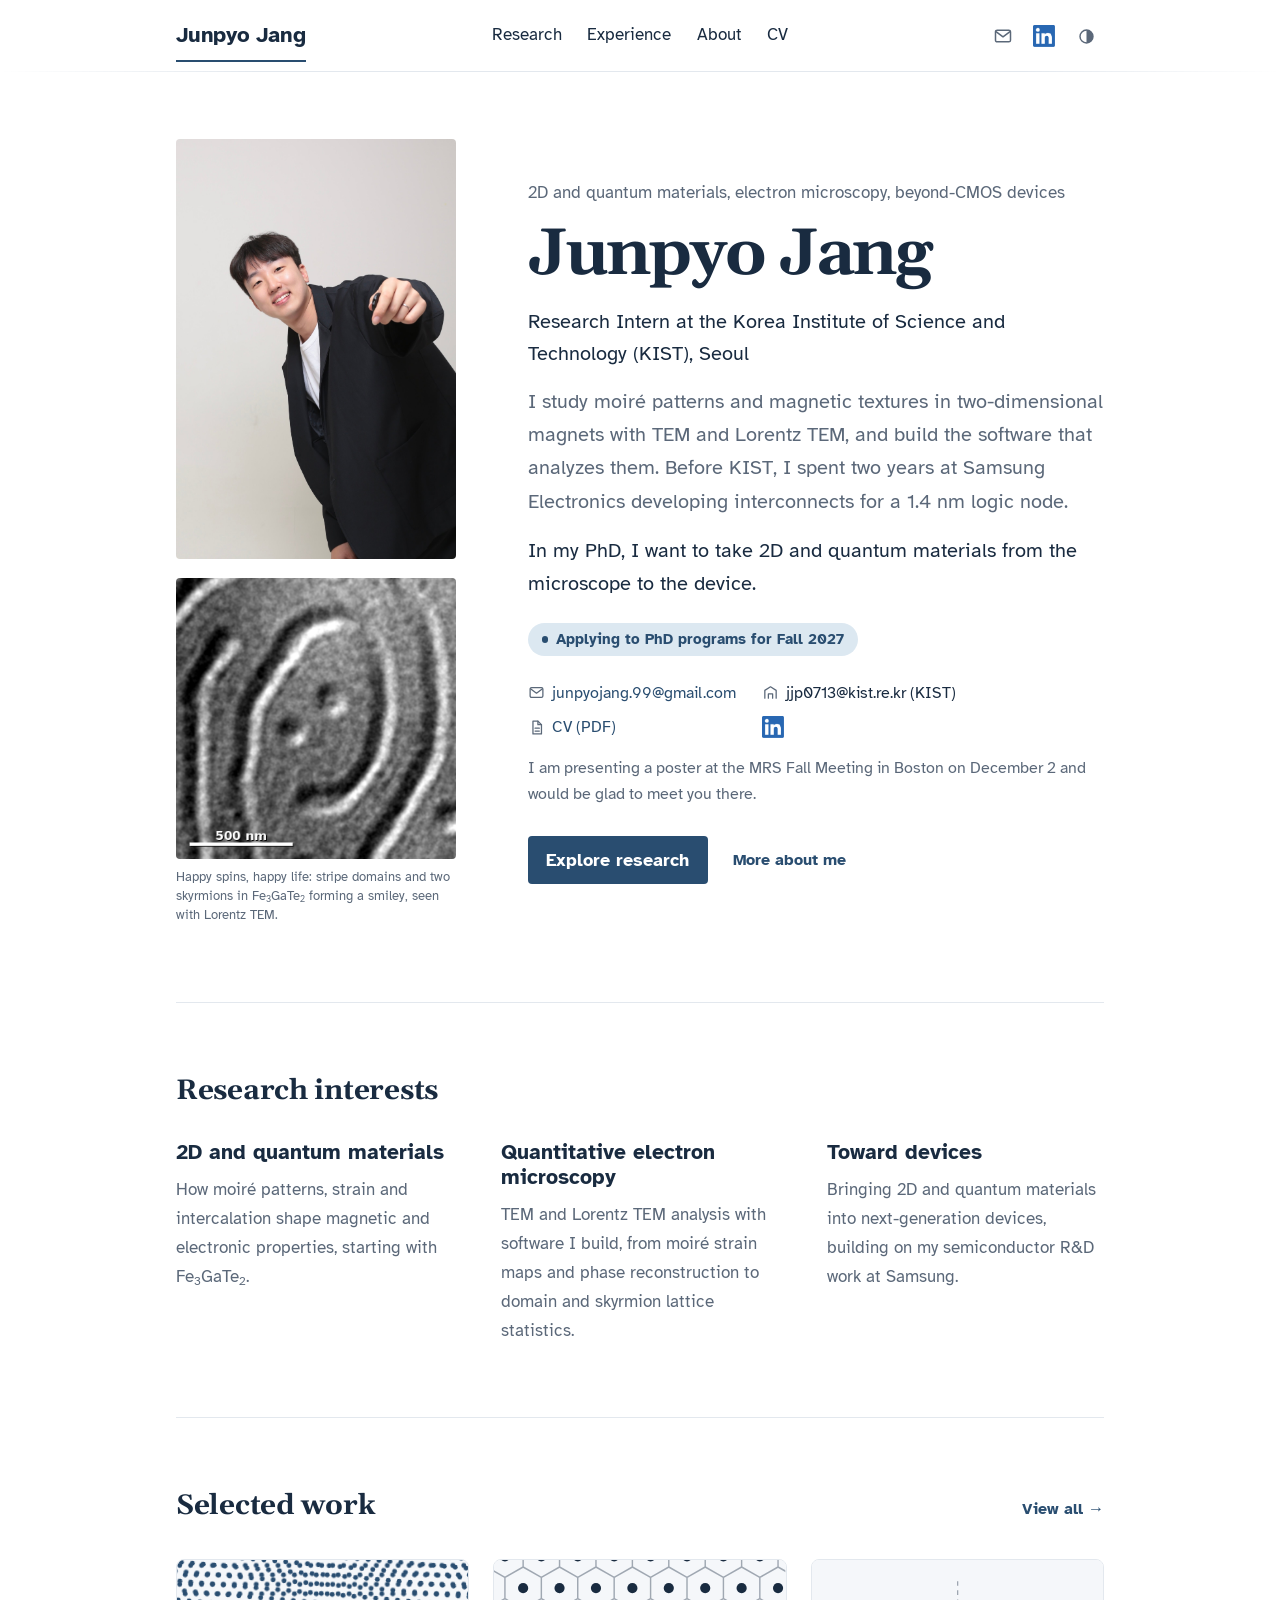
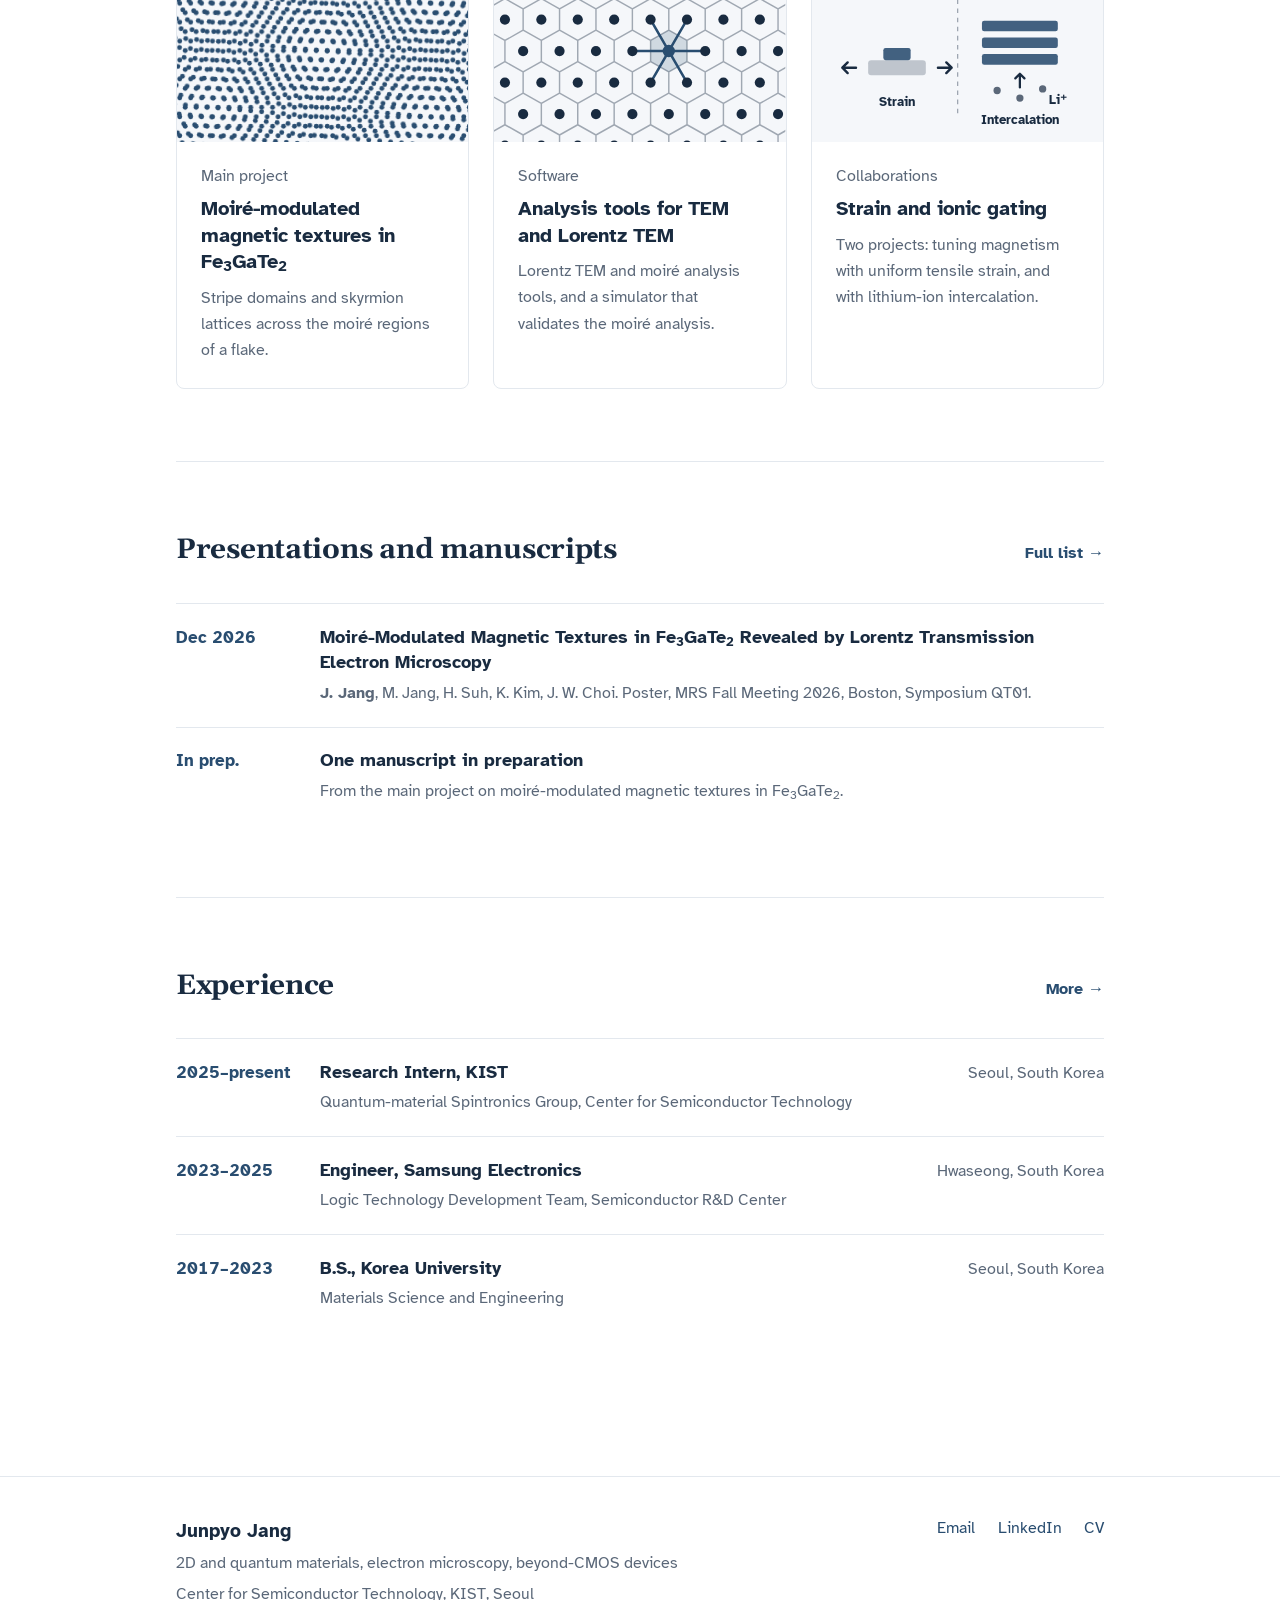
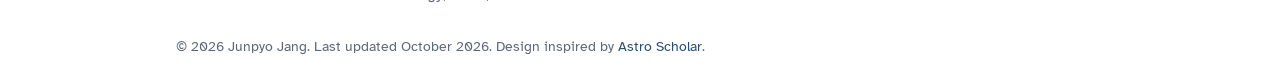
<file: index.html>
<!doctype html>
<html lang="en">
<head>
<meta charset="utf-8">
<meta name="viewport" content="width=device-width, initial-scale=1">
<!-- Google tag (gtag.js) -->
<script async src="https://www.googletagmanager.com/gtag/js?id=G-1WGWMRC61T"></script>
<script>
  window.dataLayer = window.dataLayer || [];
  function gtag(){dataLayer.push(arguments);}
  gtag('js', new Date());

  gtag('config', 'G-1WGWMRC61T');
</script>
<meta name="color-scheme" content="light dark">
<title>Junpyo Jang</title>
<meta name="description" content="Junpyo Jang studies moiré patterns and magnetic textures in two-dimensional magnets with TEM and Lorentz TEM, and builds his own analysis software. He is applying to PhD programs for Fall 2027.">
<meta property="og:title" content="Junpyo Jang">
<meta property="og:description" content="Junpyo Jang studies moiré patterns and magnetic textures in two-dimensional magnets with TEM and Lorentz TEM, and builds his own analysis software. He is applying to PhD programs for Fall 2027.">
<meta property="og:type" content="website">
<link rel="icon" href="data:image/svg+xml,%3Csvg xmlns='http://www.w3.org/2000/svg' viewBox='0 0 48 48'%3E%3Ccircle cx='24' cy='24' r='22' fill='%23192B40'/%3E%3Ccircle cx='24' cy='24' r='14' fill='none' stroke='%238DB4DA' stroke-width='4'/%3E%3Ccircle cx='24' cy='24' r='5' fill='%23DCE8F1'/%3E%3C/svg%3E">
<script>(function(){var s=null;try{s=localStorage.getItem('theme');}catch(e){}document.documentElement.setAttribute('data-theme',s==='dark'?'dark':'light');})();</script>
<link rel="preconnect" href="https://fonts.googleapis.com">
<link rel="preconnect" href="https://fonts.gstatic.com" crossorigin>
<link href="https://fonts.googleapis.com/css2?family=Atkinson+Hyperlegible:ital,wght@0,400;0,700;1,400;1,700&amp;family=Gelasio:wght@400;600;700&amp;display=swap" rel="stylesheet">
<link rel="stylesheet" href="style.css">
</head>
<body>
<header class="site-header">
  <nav aria-label="Primary">
    <a href="index.html" class="wordmark">Junpyo Jang</a>
    <div class="primary-links"><a href="research.html">Research</a><a href="experience.html">Experience</a><a href="about.html">About</a><a href="cv.html">CV</a></div>
    <div class="header-actions">
      <a class="icon-btn" href="mailto:junpyojang.99@gmail.com" aria-label="Email" title="Email"><svg viewBox="0 0 24 24" width="20" height="20" fill="none" stroke="currentColor" stroke-width="1.8" stroke-linecap="round" stroke-linejoin="round" aria-hidden="true"><rect x="3" y="5" width="18" height="14" rx="2"/><path d="m4 7 8 6 8-6"/></svg></a>
      <a class="icon-btn li-btn" href="https://www.linkedin.com/in/junpyo-jang/" target="_blank" rel="noopener" aria-label="LinkedIn profile" title="LinkedIn"><span class="li-logo" style="--s:22px"><img class="li-light" src="images/linkedin-blue.png" width="635" height="540" alt="" decoding="async"><img class="li-dark" src="images/linkedin-white.png" width="840" height="779" alt="" decoding="async"></span></a>
      <button id="theme-toggle" class="icon-btn" type="button" aria-label="Switch between light and dark themes" title="Light / dark"><svg viewBox="0 0 24 24" width="19" height="19" aria-hidden="true"><circle cx="12" cy="12" r="8.2" fill="none" stroke="currentColor" stroke-width="1.8"/><path d="M12 3.8a8.2 8.2 0 0 1 0 16.4z" fill="currentColor"/></svg></button>
    </div>
  </nav>
</header>
<main>
<section class="hero" aria-label="Introduction">
  <div class="hero-media">
    <figure class="hero-photo"><img src="images/profile-home.jpg" width="1718" height="2576" alt="Studio portrait of Junpyo Jang in a black jacket, smiling and pointing at the camera" decoding="async"></figure>
    <figure class="hero-ltem"><img src="images/ltem-smiley.png" width="678" height="680" alt="Lorentz TEM image of Fe3GaTe2 in which curved stripe domains and two skyrmions form a smiling face" decoding="async">
      <figcaption>Happy spins, happy life: stripe domains and two skyrmions in Fe<sub>3</sub>GaTe<sub>2</sub> forming a smiley, seen with Lorentz TEM.</figcaption></figure>
  </div>
  <div class="hero-copy">
    <p class="eyebrow">2D and quantum materials, electron microscopy, beyond-CMOS devices</p>
    <h1>Junpyo Jang</h1>
    <p class="role">Research Intern at the Korea Institute of Science and Technology (KIST), Seoul</p>
    <p class="lead">I study moiré patterns and magnetic textures in two-dimensional magnets with TEM and Lorentz TEM, and build the software that analyzes them. Before KIST, I spent two years at Samsung Electronics developing interconnects for a 1.4 nm logic node.</p>
    <p class="aim">In my PhD, I want to take 2D and quantum materials from the microscope to the device.</p>
    <p class="badge">Applying to PhD programs for Fall 2027</p>
    <ul class="contact" aria-label="Contact">
      <li><svg viewBox="0 0 24 24" width="17" height="17" fill="none" stroke="currentColor" stroke-width="1.8" stroke-linecap="round" stroke-linejoin="round" aria-hidden="true"><rect x="3" y="5" width="18" height="14" rx="2"/><path d="m4 7 8 6 8-6"/></svg><a href="mailto:junpyojang.99@gmail.com">junpyojang.99@gmail.com</a></li>
      <li><svg viewBox="0 0 24 24" width="17" height="17" fill="none" stroke="currentColor" stroke-width="1.8" stroke-linecap="round" stroke-linejoin="round" aria-hidden="true"><path d="M4 20V9l8-5 8 5v11"/><path d="M9 20v-6h6v6"/></svg><span>jjp0713@kist.re.kr (KIST)</span></li>
      <li><svg viewBox="0 0 24 24" width="17" height="17" fill="none" stroke="currentColor" stroke-width="1.8" stroke-linecap="round" stroke-linejoin="round" aria-hidden="true"><path d="M7 3h7l5 5v13H7z"/><path d="M14 3v5h5M10 13h6M10 17h6"/></svg><a href="files/CV_JunpyoJang.pdf" target="_blank" rel="noopener">CV (PDF)</a></li>
      <li><a class="li-link" href="https://www.linkedin.com/in/junpyo-jang/" target="_blank" rel="noopener" aria-label="LinkedIn profile" title="LinkedIn"><span class="li-logo" style="--s:22px"><img class="li-light" src="images/linkedin-blue.png" width="635" height="540" alt="" decoding="async"><img class="li-dark" src="images/linkedin-white.png" width="840" height="779" alt="" decoding="async"></span></a></li>
    </ul>
    <p class="meet">I am presenting a poster at the MRS Fall Meeting in Boston on December 2 and would be glad to meet you there.</p>
    <div class="actions"><a href="research.html" class="btn">Explore research</a><a href="about.html" class="text-link">More about me</a></div>
  </div>
</section>

<section class="section" aria-labelledby="h-int">
  <h2 class="section-label" id="h-int">Research interests</h2>
  <div class="focus-grid">
    <article><h3>2D and quantum materials</h3><p>How moiré patterns, strain and intercalation shape magnetic and electronic properties, starting with Fe<sub>3</sub>GaTe<sub>2</sub>.</p></article><article><h3>Quantitative electron microscopy</h3><p>TEM and Lorentz TEM analysis with software I build, from moiré strain maps and phase reconstruction to domain and skyrmion lattice statistics.</p></article><article><h3>Toward devices</h3><p>Bringing 2D and quantum materials into next-generation devices, building on my semiconductor R&amp;D work at Samsung.</p></article>
  </div>
</section>

<section class="section" aria-labelledby="h-work">
  <div class="section-heading"><h2 class="section-label" id="h-work">Selected work</h2><a href="research.html">View all →</a></div>
  <div class="card-grid">
    <a href="research.html#moire" class="card"><span class="art"><svg class="moire-hover" viewBox="0 0 160 120" preserveAspectRatio="xMidYMid slice" aria-hidden="true"><defs><pattern id="hmA" width="6" height="10.392" patternUnits="userSpaceOnUse"><circle class="pt" cx="1.5" cy="2.598" r="1.35"/><circle class="pt" cx="4.5" cy="7.794" r="1.35"/></pattern><pattern id="hmB" data-twist width="6" height="10.392" patternUnits="userSpaceOnUse" patternTransform="rotate(5 80 60)"><circle class="pt" cx="1.5" cy="2.598" r="1.35"/><circle class="pt" cx="4.5" cy="7.794" r="1.35"/></pattern></defs><rect width="160" height="120" fill="url(#hmA)"/><rect width="160" height="120" fill="url(#hmB)"/></svg></span><div class="card-copy"><p class="meta">Main project</p><h3>Moiré-modulated magnetic textures in Fe<sub>3</sub>GaTe<sub>2</sub></h3><p>Stripe domains and skyrmion lattices across the moiré regions of a flake.</p></div></a>
    <a href="research.html#tools" class="card"><span class="art vor-hover"><svg viewBox="0 0 160 120" preserveAspectRatio="xMidYMid slice" aria-hidden="true"><defs><clipPath id="vorclip"><rect class="vor-clip" x="0" y="-10" width="160" height="130"/></clipPath></defs><g transform="translate(0 10)"><g clip-path="url(#vorclip)"><path class="cells" d="M6.0 90.4 L-4.0 96.1 L-14.0 90.4 L-14.0 78.8 L-4.0 73.1 L6.0 78.8ZM16.0 107.8 L6.0 113.5 L-4.0 107.8 L-4.0 96.2 L6.0 90.5 L16.0 96.2ZM6.0 55.8 L-4.0 61.5 L-14.0 55.8 L-14.0 44.2 L-4.0 38.5 L6.0 44.2ZM16.0 73.1 L6.0 78.8 L-4.0 73.1 L-4.0 61.5 L6.0 55.8 L16.0 61.5ZM26.0 90.4 L16.0 96.1 L6.0 90.4 L6.0 78.8 L16.0 73.1 L26.0 78.8ZM36.0 107.8 L26.0 113.5 L16.0 107.8 L16.0 96.2 L26.0 90.5 L36.0 96.2ZM6.0 21.2 L-4.0 26.9 L-14.0 21.2 L-14.0 9.6 L-4.0 3.9 L6.0 9.6ZM16.0 38.5 L6.0 44.2 L-4.0 38.5 L-4.0 26.9 L6.0 21.2 L16.0 26.9ZM26.0 55.8 L16.0 61.5 L6.0 55.8 L6.0 44.2 L16.0 38.5 L26.0 44.2ZM36.0 73.1 L26.0 78.8 L16.0 73.1 L16.0 61.5 L26.0 55.8 L36.0 61.5ZM46.0 90.4 L36.0 96.1 L26.0 90.4 L26.0 78.8 L36.0 73.1 L46.0 78.8ZM56.0 107.8 L46.0 113.5 L36.0 107.8 L36.0 96.2 L46.0 90.5 L56.0 96.2ZM16.0 3.8 L6.0 9.5 L-4.0 3.8 L-4.0 -7.8 L6.0 -13.5 L16.0 -7.8ZM26.0 21.2 L16.0 26.9 L6.0 21.2 L6.0 9.6 L16.0 3.9 L26.0 9.6ZM36.0 38.5 L26.0 44.2 L16.0 38.5 L16.0 26.9 L26.0 21.2 L36.0 26.9ZM46.0 55.8 L36.0 61.5 L26.0 55.8 L26.0 44.2 L36.0 38.5 L46.0 44.2ZM56.0 73.1 L46.0 78.8 L36.0 73.1 L36.0 61.5 L46.0 55.8 L56.0 61.5ZM66.0 90.4 L56.0 96.1 L46.0 90.4 L46.0 78.8 L56.0 73.1 L66.0 78.8ZM76.0 107.8 L66.0 113.5 L56.0 107.8 L56.0 96.2 L66.0 90.5 L76.0 96.2ZM36.0 3.8 L26.0 9.5 L16.0 3.8 L16.0 -7.8 L26.0 -13.5 L36.0 -7.8ZM46.0 21.2 L36.0 26.9 L26.0 21.2 L26.0 9.6 L36.0 3.9 L46.0 9.6ZM56.0 38.5 L46.0 44.2 L36.0 38.5 L36.0 26.9 L46.0 21.2 L56.0 26.9ZM66.0 55.8 L56.0 61.5 L46.0 55.8 L46.0 44.2 L56.0 38.5 L66.0 44.2ZM76.0 73.1 L66.0 78.8 L56.0 73.1 L56.0 61.5 L66.0 55.8 L76.0 61.5ZM86.0 90.4 L76.0 96.1 L66.0 90.4 L66.0 78.8 L76.0 73.1 L86.0 78.8ZM96.0 107.8 L86.0 113.5 L76.0 107.8 L76.0 96.2 L86.0 90.5 L96.0 96.2ZM56.0 3.8 L46.0 9.5 L36.0 3.8 L36.0 -7.8 L46.0 -13.5 L56.0 -7.8ZM66.0 21.2 L56.0 26.9 L46.0 21.2 L46.0 9.6 L56.0 3.9 L66.0 9.6ZM76.0 38.5 L66.0 44.2 L56.0 38.5 L56.0 26.9 L66.0 21.2 L76.0 26.9ZM86.0 55.8 L76.0 61.5 L66.0 55.8 L66.0 44.2 L76.0 38.5 L86.0 44.2ZM96.0 73.1 L86.0 78.8 L76.0 73.1 L76.0 61.5 L86.0 55.8 L96.0 61.5ZM106.0 90.4 L96.0 96.1 L86.0 90.4 L86.0 78.8 L96.0 73.1 L106.0 78.8ZM116.0 107.8 L106.0 113.5 L96.0 107.8 L96.0 96.2 L106.0 90.5 L116.0 96.2ZM76.0 3.8 L66.0 9.5 L56.0 3.8 L56.0 -7.8 L66.0 -13.5 L76.0 -7.8ZM86.0 21.2 L76.0 26.9 L66.0 21.2 L66.0 9.6 L76.0 3.9 L86.0 9.6ZM96.0 38.5 L86.0 44.2 L76.0 38.5 L76.0 26.9 L86.0 21.2 L96.0 26.9ZM106.0 55.8 L96.0 61.5 L86.0 55.8 L86.0 44.2 L96.0 38.5 L106.0 44.2ZM116.0 73.1 L106.0 78.8 L96.0 73.1 L96.0 61.5 L106.0 55.8 L116.0 61.5ZM126.0 90.4 L116.0 96.1 L106.0 90.4 L106.0 78.8 L116.0 73.1 L126.0 78.8ZM136.0 107.8 L126.0 113.5 L116.0 107.8 L116.0 96.2 L126.0 90.5 L136.0 96.2ZM96.0 3.8 L86.0 9.5 L76.0 3.8 L76.0 -7.8 L86.0 -13.5 L96.0 -7.8ZM106.0 21.2 L96.0 26.9 L86.0 21.2 L86.0 9.6 L96.0 3.9 L106.0 9.6ZM116.0 38.5 L106.0 44.2 L96.0 38.5 L96.0 26.9 L106.0 21.2 L116.0 26.9ZM126.0 55.8 L116.0 61.5 L106.0 55.8 L106.0 44.2 L116.0 38.5 L126.0 44.2ZM136.0 73.1 L126.0 78.8 L116.0 73.1 L116.0 61.5 L126.0 55.8 L136.0 61.5ZM146.0 90.4 L136.0 96.1 L126.0 90.4 L126.0 78.8 L136.0 73.1 L146.0 78.8ZM156.0 107.8 L146.0 113.5 L136.0 107.8 L136.0 96.2 L146.0 90.5 L156.0 96.2ZM116.0 3.8 L106.0 9.5 L96.0 3.8 L96.0 -7.8 L106.0 -13.5 L116.0 -7.8ZM126.0 21.2 L116.0 26.9 L106.0 21.2 L106.0 9.6 L116.0 3.9 L126.0 9.6ZM136.0 38.5 L126.0 44.2 L116.0 38.5 L116.0 26.9 L126.0 21.2 L136.0 26.9ZM146.0 55.8 L136.0 61.5 L126.0 55.8 L126.0 44.2 L136.0 38.5 L146.0 44.2ZM156.0 73.1 L146.0 78.8 L136.0 73.1 L136.0 61.5 L146.0 55.8 L156.0 61.5ZM166.0 90.4 L156.0 96.1 L146.0 90.4 L146.0 78.8 L156.0 73.1 L166.0 78.8ZM176.0 107.8 L166.0 113.5 L156.0 107.8 L156.0 96.2 L166.0 90.5 L176.0 96.2ZM136.0 3.8 L126.0 9.5 L116.0 3.8 L116.0 -7.8 L126.0 -13.5 L136.0 -7.8ZM146.0 21.2 L136.0 26.9 L126.0 21.2 L126.0 9.6 L136.0 3.9 L146.0 9.6ZM156.0 38.5 L146.0 44.2 L136.0 38.5 L136.0 26.9 L146.0 21.2 L156.0 26.9ZM166.0 55.8 L156.0 61.5 L146.0 55.8 L146.0 44.2 L156.0 38.5 L166.0 44.2ZM176.0 73.1 L166.0 78.8 L156.0 73.1 L156.0 61.5 L166.0 55.8 L176.0 61.5ZM156.0 3.8 L146.0 9.5 L136.0 3.8 L136.0 -7.8 L146.0 -13.5 L156.0 -7.8ZM166.0 21.2 L156.0 26.9 L146.0 21.2 L146.0 9.6 L156.0 3.9 L166.0 9.6ZM176.0 38.5 L166.0 44.2 L156.0 38.5 L156.0 26.9 L166.0 21.2 L176.0 26.9ZM176.0 3.8 L166.0 9.5 L156.0 3.8 L156.0 -7.8 L166.0 -13.5 L176.0 -7.8Z"/><path class="hl" d="M106.0 55.8 L96.0 61.5 L86.0 55.8 L86.0 44.2 L96.0 38.5 L106.0 44.2Z"/><g class="bonds"><line x1="96" y1="50" x2="116.0" y2="50.0"/><line x1="96" y1="50" x2="106.0" y2="67.3"/><line x1="96" y1="50" x2="86.0" y2="67.3"/><line x1="96" y1="50" x2="76.0" y2="50.0"/><line x1="96" y1="50" x2="86.0" y2="32.7"/><line x1="96" y1="50" x2="106.0" y2="32.7"/></g></g><g class="dots"><circle cx="-4.0" cy="84.6" r="2.8"/><circle cx="6.0" cy="102.0" r="2.8"/><circle cx="-4.0" cy="50.0" r="2.8"/><circle cx="6.0" cy="67.3" r="2.8"/><circle cx="16.0" cy="84.6" r="2.8"/><circle cx="26.0" cy="102.0" r="2.8"/><circle cx="-4.0" cy="15.4" r="2.8"/><circle cx="6.0" cy="32.7" r="2.8"/><circle cx="16.0" cy="50.0" r="2.8"/><circle cx="26.0" cy="67.3" r="2.8"/><circle cx="36.0" cy="84.6" r="2.8"/><circle cx="46.0" cy="102.0" r="2.8"/><circle cx="6.0" cy="-2.0" r="2.8"/><circle cx="16.0" cy="15.4" r="2.8"/><circle cx="26.0" cy="32.7" r="2.8"/><circle cx="36.0" cy="50.0" r="2.8"/><circle cx="46.0" cy="67.3" r="2.8"/><circle cx="56.0" cy="84.6" r="2.8"/><circle cx="66.0" cy="102.0" r="2.8"/><circle cx="26.0" cy="-2.0" r="2.8"/><circle cx="36.0" cy="15.4" r="2.8"/><circle cx="46.0" cy="32.7" r="2.8"/><circle cx="56.0" cy="50.0" r="2.8"/><circle cx="66.0" cy="67.3" r="2.8"/><circle cx="76.0" cy="84.6" r="2.8"/><circle cx="86.0" cy="102.0" r="2.8"/><circle cx="46.0" cy="-2.0" r="2.8"/><circle cx="56.0" cy="15.4" r="2.8"/><circle cx="66.0" cy="32.7" r="2.8"/><circle cx="76.0" cy="50.0" r="2.8"/><circle cx="86.0" cy="67.3" r="2.8"/><circle cx="96.0" cy="84.6" r="2.8"/><circle cx="106.0" cy="102.0" r="2.8"/><circle cx="66.0" cy="-2.0" r="2.8"/><circle cx="76.0" cy="15.4" r="2.8"/><circle cx="86.0" cy="32.7" r="2.8"/><circle cx="106.0" cy="67.3" r="2.8"/><circle cx="116.0" cy="84.6" r="2.8"/><circle cx="126.0" cy="102.0" r="2.8"/><circle cx="86.0" cy="-2.0" r="2.8"/><circle cx="96.0" cy="15.4" r="2.8"/><circle cx="106.0" cy="32.7" r="2.8"/><circle cx="116.0" cy="50.0" r="2.8"/><circle cx="126.0" cy="67.3" r="2.8"/><circle cx="136.0" cy="84.6" r="2.8"/><circle cx="146.0" cy="102.0" r="2.8"/><circle cx="106.0" cy="-2.0" r="2.8"/><circle cx="116.0" cy="15.4" r="2.8"/><circle cx="126.0" cy="32.7" r="2.8"/><circle cx="136.0" cy="50.0" r="2.8"/><circle cx="146.0" cy="67.3" r="2.8"/><circle cx="156.0" cy="84.6" r="2.8"/><circle cx="166.0" cy="102.0" r="2.8"/><circle cx="126.0" cy="-2.0" r="2.8"/><circle cx="136.0" cy="15.4" r="2.8"/><circle cx="146.0" cy="32.7" r="2.8"/><circle cx="156.0" cy="50.0" r="2.8"/><circle cx="166.0" cy="67.3" r="2.8"/><circle cx="146.0" cy="-2.0" r="2.8"/><circle cx="156.0" cy="15.4" r="2.8"/><circle cx="166.0" cy="32.7" r="2.8"/><circle cx="166.0" cy="-2.0" r="2.8"/></g><circle class="core" cx="96" cy="50" r="3.4"/><line class="scan" x1="0" y1="-10" x2="0" y2="120"/></g></svg></span><div class="card-copy"><p class="meta">Software</p><h3>Analysis tools for TEM and Lorentz TEM</h3><p>Lorentz TEM and moiré analysis tools, and a simulator that validates the moiré analysis.</p></div></a>
    <a href="research.html#collab" class="card"><span class="art collab-split"><svg viewBox="0 0 160 120" preserveAspectRatio="xMidYMid meet" role="img" aria-label="Two collaborations: a flake strained on a polymer, and lithium ions entering the gaps of a layered flake."><line class="split" x1="80" y1="14" x2="80" y2="104"/><g class="strain-g"><rect class="sub" x="21" y="66" width="38" height="10" rx="2"/><rect class="flake" x="31" y="58" width="18" height="8" rx="1.5"/></g><path class="arrow arr-l" d="M13 71 H4 M7.5 67.5 L4 71 L7.5 74.5" style="stroke-width:1.6"/><path class="arrow arr-r" d="M67 71 H76 M72.5 67.5 L76 71 L72.5 74.5" style="stroke-width:1.6"/><text class="lab" x="40" y="96" text-anchor="middle">Strain</text><rect class="flake ly1" x="96" y="40" width="50" height="7" rx="1.5"/><rect class="flake ly2" x="96" y="51" width="50" height="7" rx="1.5"/><rect class="flake ly3" x="96" y="62" width="50" height="7" rx="1.5"/><circle class="ion li1" cx="106" cy="86" r="2.4"/><circle class="ion li2" cx="121" cy="91" r="2.4"/><circle class="ion li3" cx="136" cy="85" r="2.4"/><path class="arrow up" d="M121 84 V75 M118 78 L121 75 L124 78" style="stroke-width:1.5"/><text class="lab" x="140" y="95">Li⁺</text><text class="lab" x="121" y="108" text-anchor="middle">Intercalation</text></svg></span><div class="card-copy"><p class="meta">Collaborations</p><h3>Strain and ionic gating</h3><p>Two projects: tuning magnetism with uniform tensile strain, and with lithium-ion intercalation.</p></div></a>
  </div>
</section>

<section class="section" aria-labelledby="h-out">
  <div class="section-heading"><h2 class="section-label" id="h-out">Presentations and manuscripts</h2><a href="research.html#pubs">Full list →</a></div>
  <article class="row"><span class="when">Dec 2026</span><div><h3>Moiré-Modulated Magnetic Textures in Fe<sub>3</sub>GaTe<sub>2</sub> Revealed by Lorentz Transmission Electron Microscopy</h3><p><strong>J. Jang</strong>, M. Jang, H. Suh, K. Kim, J. W. Choi. Poster, MRS Fall Meeting 2026, Boston, Symposium QT01.</p></div></article><article class="row"><span class="when">In prep.</span><div><h3>One manuscript in preparation</h3><p>From the main project on moiré-modulated magnetic textures in Fe<sub>3</sub>GaTe<sub>2</sub>.</p></div></article>
</section>

<section class="section" aria-labelledby="h-xp">
  <div class="section-heading"><h2 class="section-label" id="h-xp">Experience</h2><a href="experience.html">More →</a></div>
  <article class="row"><span class="when">2025–present</span><div class="row-body"><h3>Research Intern, KIST</h3><span class="loc">Seoul, South Korea</span><p>Quantum-material Spintronics Group, Center for Semiconductor Technology</p></div></article>
  <article class="row"><span class="when">2023–2025</span><div class="row-body"><h3>Engineer, Samsung Electronics</h3><span class="loc">Hwaseong, South Korea</span><p>Logic Technology Development Team, Semiconductor R&amp;D Center</p></div></article>
  <article class="row"><span class="when">2017–2023</span><div class="row-body"><h3>B.S., Korea University</h3><span class="loc">Seoul, South Korea</span><p>Materials Science and Engineering</p></div></article>
</section></main>
<footer class="site-footer">
  <div class="footer-inner">
    <div><strong>Junpyo Jang</strong><p>2D and quantum materials, electron microscopy, beyond-CMOS devices</p><p>Center for Semiconductor Technology, KIST, Seoul</p></div>
    <div class="footer-links"><a href="mailto:junpyojang.99@gmail.com">Email</a><a href="https://www.linkedin.com/in/junpyo-jang/" target="_blank" rel="noopener">LinkedIn</a><a href="files/CV_JunpyoJang.pdf" target="_blank" rel="noopener">CV</a></div>
  </div>
  <div class="credit">© 2026 Junpyo Jang. Last updated October 2026. Design inspired by <a href="https://github.com/shravanngoswamii/astro-scholar">Astro Scholar</a>.</div>
</footer>
<dialog class="lightbox" id="lightbox" aria-label="Enlarged figure"><div class="lb-bar"><span class="lb-cap"></span><button class="lb-close" type="button">Close</button></div></dialog>
<script src="site.js"></script>
</body>
</html>
</file>
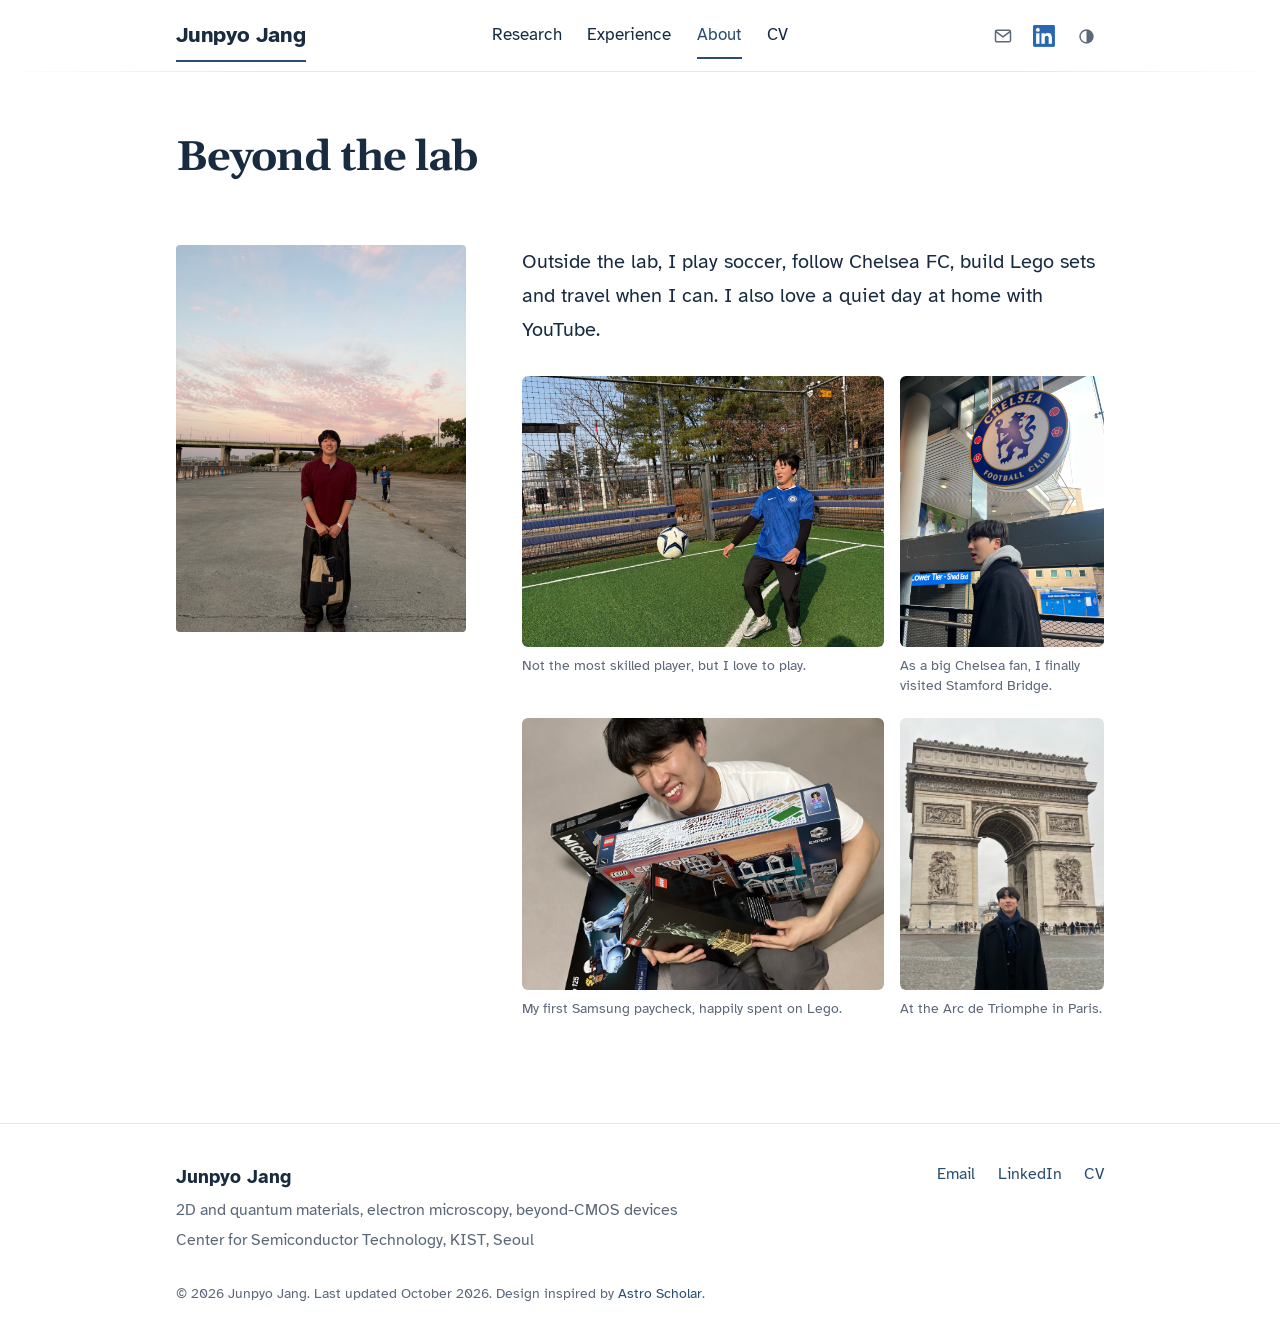
<file: about.html>
<!doctype html>
<html lang="en">
<head>
<meta charset="utf-8">
<meta name="viewport" content="width=device-width, initial-scale=1">
<!-- Google tag (gtag.js) -->
<script async src="https://www.googletagmanager.com/gtag/js?id=G-1WGWMRC61T"></script>
<script>
  window.dataLayer = window.dataLayer || [];
  function gtag(){dataLayer.push(arguments);}
  gtag('js', new Date());

  gtag('config', 'G-1WGWMRC61T');
</script>
<meta name="color-scheme" content="light dark">
<title>About | Junpyo Jang</title>
<meta name="description" content="Junpyo Jang studies moiré patterns and magnetic textures in two-dimensional magnets with TEM and Lorentz TEM, and builds his own analysis software. He is applying to PhD programs for Fall 2027.">
<meta property="og:title" content="About | Junpyo Jang">
<meta property="og:description" content="Junpyo Jang studies moiré patterns and magnetic textures in two-dimensional magnets with TEM and Lorentz TEM, and builds his own analysis software. He is applying to PhD programs for Fall 2027.">
<meta property="og:type" content="website">
<link rel="icon" href="data:image/svg+xml,%3Csvg xmlns='http://www.w3.org/2000/svg' viewBox='0 0 48 48'%3E%3Ccircle cx='24' cy='24' r='22' fill='%23192B40'/%3E%3Ccircle cx='24' cy='24' r='14' fill='none' stroke='%238DB4DA' stroke-width='4'/%3E%3Ccircle cx='24' cy='24' r='5' fill='%23DCE8F1'/%3E%3C/svg%3E">
<script>(function(){var s=null;try{s=localStorage.getItem('theme');}catch(e){}document.documentElement.setAttribute('data-theme',s==='dark'?'dark':'light');})();</script>
<link rel="preconnect" href="https://fonts.googleapis.com">
<link rel="preconnect" href="https://fonts.gstatic.com" crossorigin>
<link href="https://fonts.googleapis.com/css2?family=Atkinson+Hyperlegible:ital,wght@0,400;0,700;1,400;1,700&amp;family=Gelasio:wght@400;600;700&amp;display=swap" rel="stylesheet">
<link rel="stylesheet" href="style.css">
</head>
<body>
<header class="site-header">
  <nav aria-label="Primary">
    <a href="index.html" class="wordmark">Junpyo Jang</a>
    <div class="primary-links"><a href="research.html">Research</a><a href="experience.html">Experience</a><a href="about.html" class="active">About</a><a href="cv.html">CV</a></div>
    <div class="header-actions">
      <a class="icon-btn" href="mailto:junpyojang.99@gmail.com" aria-label="Email" title="Email"><svg viewBox="0 0 24 24" width="20" height="20" fill="none" stroke="currentColor" stroke-width="1.8" stroke-linecap="round" stroke-linejoin="round" aria-hidden="true"><rect x="3" y="5" width="18" height="14" rx="2"/><path d="m4 7 8 6 8-6"/></svg></a>
      <a class="icon-btn li-btn" href="https://www.linkedin.com/in/junpyo-jang/" target="_blank" rel="noopener" aria-label="LinkedIn profile" title="LinkedIn"><span class="li-logo" style="--s:22px"><img class="li-light" src="images/linkedin-blue.png" width="635" height="540" alt="" decoding="async"><img class="li-dark" src="images/linkedin-white.png" width="840" height="779" alt="" decoding="async"></span></a>
      <button id="theme-toggle" class="icon-btn" type="button" aria-label="Switch between light and dark themes" title="Light / dark"><svg viewBox="0 0 24 24" width="19" height="19" aria-hidden="true"><circle cx="12" cy="12" r="8.2" fill="none" stroke="currentColor" stroke-width="1.8"/><path d="M12 3.8a8.2 8.2 0 0 1 0 16.4z" fill="currentColor"/></svg></button>
    </div>
  </nav>
</header>
<main>
<header class="page-hero">
  <h1>Beyond the lab</h1>
</header>
<div class="about-grid">
  <figure class="about-photo"><img src="images/profile-about.jpg" width="1932" height="2576" alt="Junpyo Jang standing by the Han River at sunset" decoding="async"></figure>
  <div class="about-copy">
    <p class="about-line">Outside the lab, I play soccer, follow Chelsea FC, build Lego sets and travel when I can. I also love a quiet day at home with YouTube.</p>
    <div class="photo-row"><figure class="ph-item" style="--ar:1.3333"><img src="images/chelsea.jpg" width="2576" height="1932" alt="Junpyo Jang in a blue Chelsea shirt kicking a ball on a futsal field" loading="lazy" decoding="async"><figcaption>Not the most skilled player, but I love to play.</figcaption></figure><figure class="ph-item" style="--ar:0.7500"><img src="images/stamford-bridge.jpg" width="3024" height="4032" alt="Junpyo Jang under the Chelsea FC crest at Stamford Bridge" loading="lazy" decoding="async"><figcaption>As a big Chelsea fan, I finally visited Stamford Bridge.</figcaption></figure></div>
    <div class="photo-row"><figure class="ph-item" style="--ar:1.3329"><img src="images/lego.jpg" width="1994" height="1496" alt="Junpyo Jang grinning as he hugs a pile of boxed Lego sets" loading="lazy" decoding="async"><figcaption>My first Samsung paycheck, happily spent on Lego.</figcaption></figure><figure class="ph-item" style="--ar:0.7499"><img src="images/travel-paris.jpg" width="2015" height="2687" alt="Junpyo Jang in a black coat and navy scarf in front of the Arc de Triomphe in Paris" loading="lazy" decoding="async"><figcaption>At the Arc de Triomphe in Paris.</figcaption></figure></div>
  </div>
</div></main>
<footer class="site-footer">
  <div class="footer-inner">
    <div><strong>Junpyo Jang</strong><p>2D and quantum materials, electron microscopy, beyond-CMOS devices</p><p>Center for Semiconductor Technology, KIST, Seoul</p></div>
    <div class="footer-links"><a href="mailto:junpyojang.99@gmail.com">Email</a><a href="https://www.linkedin.com/in/junpyo-jang/" target="_blank" rel="noopener">LinkedIn</a><a href="files/CV_JunpyoJang.pdf" target="_blank" rel="noopener">CV</a></div>
  </div>
  <div class="credit">© 2026 Junpyo Jang. Last updated October 2026. Design inspired by <a href="https://github.com/shravanngoswamii/astro-scholar">Astro Scholar</a>.</div>
</footer>
<dialog class="lightbox" id="lightbox" aria-label="Enlarged figure"><div class="lb-bar"><span class="lb-cap"></span><button class="lb-close" type="button">Close</button></div></dialog>
<script src="site.js"></script>
</body>
</html>
</file>
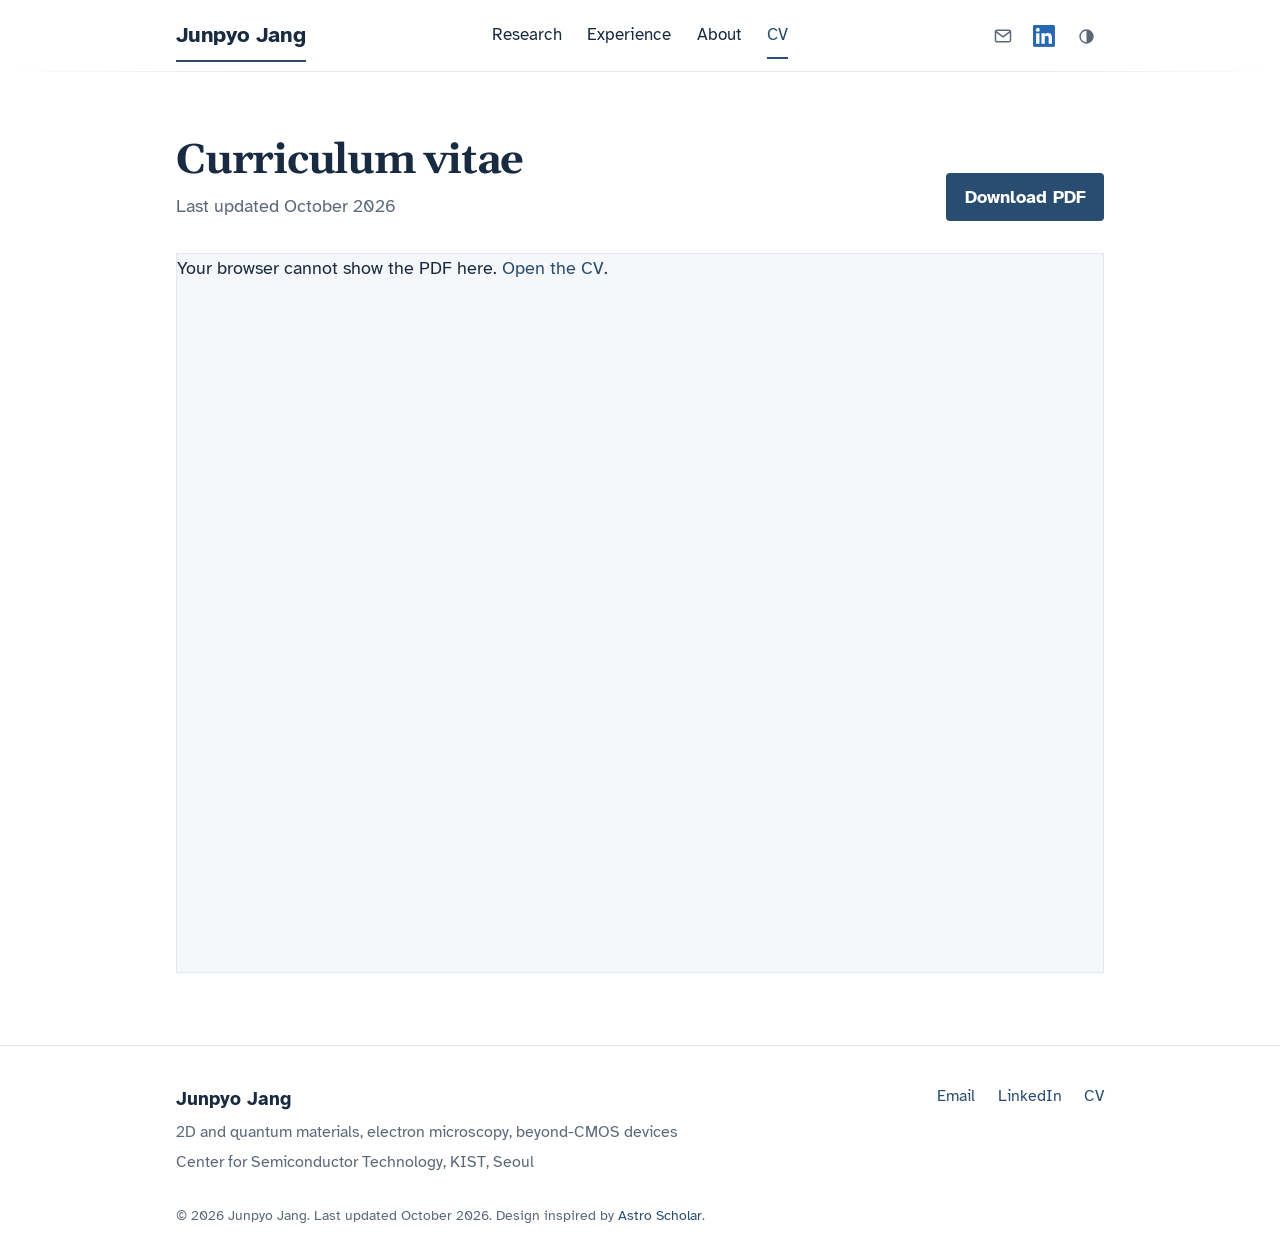
<file: cv.html>
<!doctype html>
<html lang="en">
<head>
<meta charset="utf-8">
<meta name="viewport" content="width=device-width, initial-scale=1">
<!-- Google tag (gtag.js) -->
<script async src="https://www.googletagmanager.com/gtag/js?id=G-1WGWMRC61T"></script>
<script>
  window.dataLayer = window.dataLayer || [];
  function gtag(){dataLayer.push(arguments);}
  gtag('js', new Date());

  gtag('config', 'G-1WGWMRC61T');
</script>
<meta name="color-scheme" content="light dark">
<title>CV | Junpyo Jang</title>
<meta name="description" content="Junpyo Jang studies moiré patterns and magnetic textures in two-dimensional magnets with TEM and Lorentz TEM, and builds his own analysis software. He is applying to PhD programs for Fall 2027.">
<meta property="og:title" content="CV | Junpyo Jang">
<meta property="og:description" content="Junpyo Jang studies moiré patterns and magnetic textures in two-dimensional magnets with TEM and Lorentz TEM, and builds his own analysis software. He is applying to PhD programs for Fall 2027.">
<meta property="og:type" content="website">
<link rel="icon" href="data:image/svg+xml,%3Csvg xmlns='http://www.w3.org/2000/svg' viewBox='0 0 48 48'%3E%3Ccircle cx='24' cy='24' r='22' fill='%23192B40'/%3E%3Ccircle cx='24' cy='24' r='14' fill='none' stroke='%238DB4DA' stroke-width='4'/%3E%3Ccircle cx='24' cy='24' r='5' fill='%23DCE8F1'/%3E%3C/svg%3E">
<script>(function(){var s=null;try{s=localStorage.getItem('theme');}catch(e){}document.documentElement.setAttribute('data-theme',s==='dark'?'dark':'light');})();</script>
<link rel="preconnect" href="https://fonts.googleapis.com">
<link rel="preconnect" href="https://fonts.gstatic.com" crossorigin>
<link href="https://fonts.googleapis.com/css2?family=Atkinson+Hyperlegible:ital,wght@0,400;0,700;1,400;1,700&amp;family=Gelasio:wght@400;600;700&amp;display=swap" rel="stylesheet">
<link rel="stylesheet" href="style.css">
</head>
<body>
<header class="site-header">
  <nav aria-label="Primary">
    <a href="index.html" class="wordmark">Junpyo Jang</a>
    <div class="primary-links"><a href="research.html">Research</a><a href="experience.html">Experience</a><a href="about.html">About</a><a href="cv.html" class="active">CV</a></div>
    <div class="header-actions">
      <a class="icon-btn" href="mailto:junpyojang.99@gmail.com" aria-label="Email" title="Email"><svg viewBox="0 0 24 24" width="20" height="20" fill="none" stroke="currentColor" stroke-width="1.8" stroke-linecap="round" stroke-linejoin="round" aria-hidden="true"><rect x="3" y="5" width="18" height="14" rx="2"/><path d="m4 7 8 6 8-6"/></svg></a>
      <a class="icon-btn li-btn" href="https://www.linkedin.com/in/junpyo-jang/" target="_blank" rel="noopener" aria-label="LinkedIn profile" title="LinkedIn"><span class="li-logo" style="--s:22px"><img class="li-light" src="images/linkedin-blue.png" width="635" height="540" alt="" decoding="async"><img class="li-dark" src="images/linkedin-white.png" width="840" height="779" alt="" decoding="async"></span></a>
      <button id="theme-toggle" class="icon-btn" type="button" aria-label="Switch between light and dark themes" title="Light / dark"><svg viewBox="0 0 24 24" width="19" height="19" aria-hidden="true"><circle cx="12" cy="12" r="8.2" fill="none" stroke="currentColor" stroke-width="1.8"/><path d="M12 3.8a8.2 8.2 0 0 1 0 16.4z" fill="currentColor"/></svg></button>
    </div>
  </nav>
</header>
<main>
<div class="cv-heading">
  <div><h1>Curriculum vitae</h1><p class="muted">Last updated October 2026</p></div>
  <a class="btn" href="files/CV_JunpyoJang.pdf" download>Download PDF</a>
</div>
<object class="cv-embed" data="files/CV_JunpyoJang.pdf" type="application/pdf"><p>Your browser cannot show the PDF here. <a href="files/CV_JunpyoJang.pdf">Open the CV</a>.</p></object></main>
<footer class="site-footer">
  <div class="footer-inner">
    <div><strong>Junpyo Jang</strong><p>2D and quantum materials, electron microscopy, beyond-CMOS devices</p><p>Center for Semiconductor Technology, KIST, Seoul</p></div>
    <div class="footer-links"><a href="mailto:junpyojang.99@gmail.com">Email</a><a href="https://www.linkedin.com/in/junpyo-jang/" target="_blank" rel="noopener">LinkedIn</a><a href="files/CV_JunpyoJang.pdf" target="_blank" rel="noopener">CV</a></div>
  </div>
  <div class="credit">© 2026 Junpyo Jang. Last updated October 2026. Design inspired by <a href="https://github.com/shravanngoswamii/astro-scholar">Astro Scholar</a>.</div>
</footer>
<dialog class="lightbox" id="lightbox" aria-label="Enlarged figure"><div class="lb-bar"><span class="lb-cap"></span><button class="lb-close" type="button">Close</button></div></dialog>
<script src="site.js"></script>
</body>
</html>
</file>
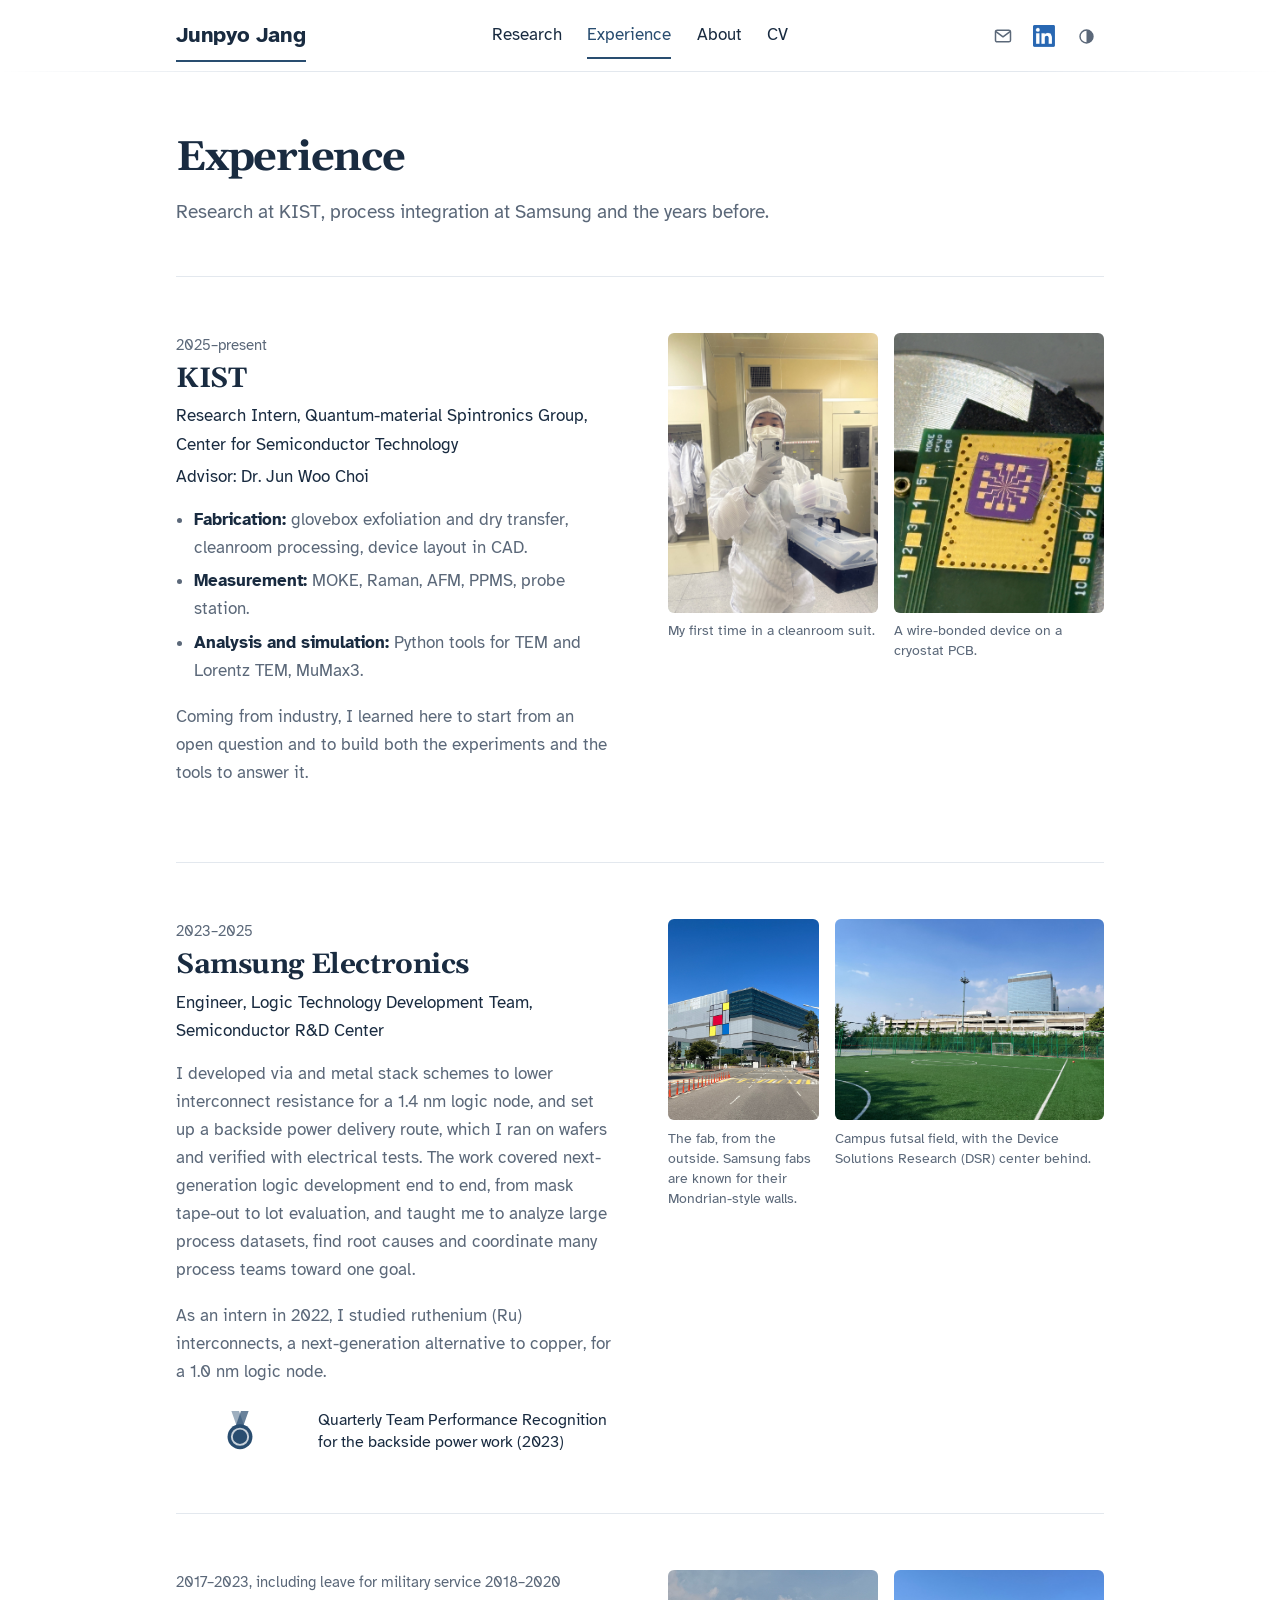
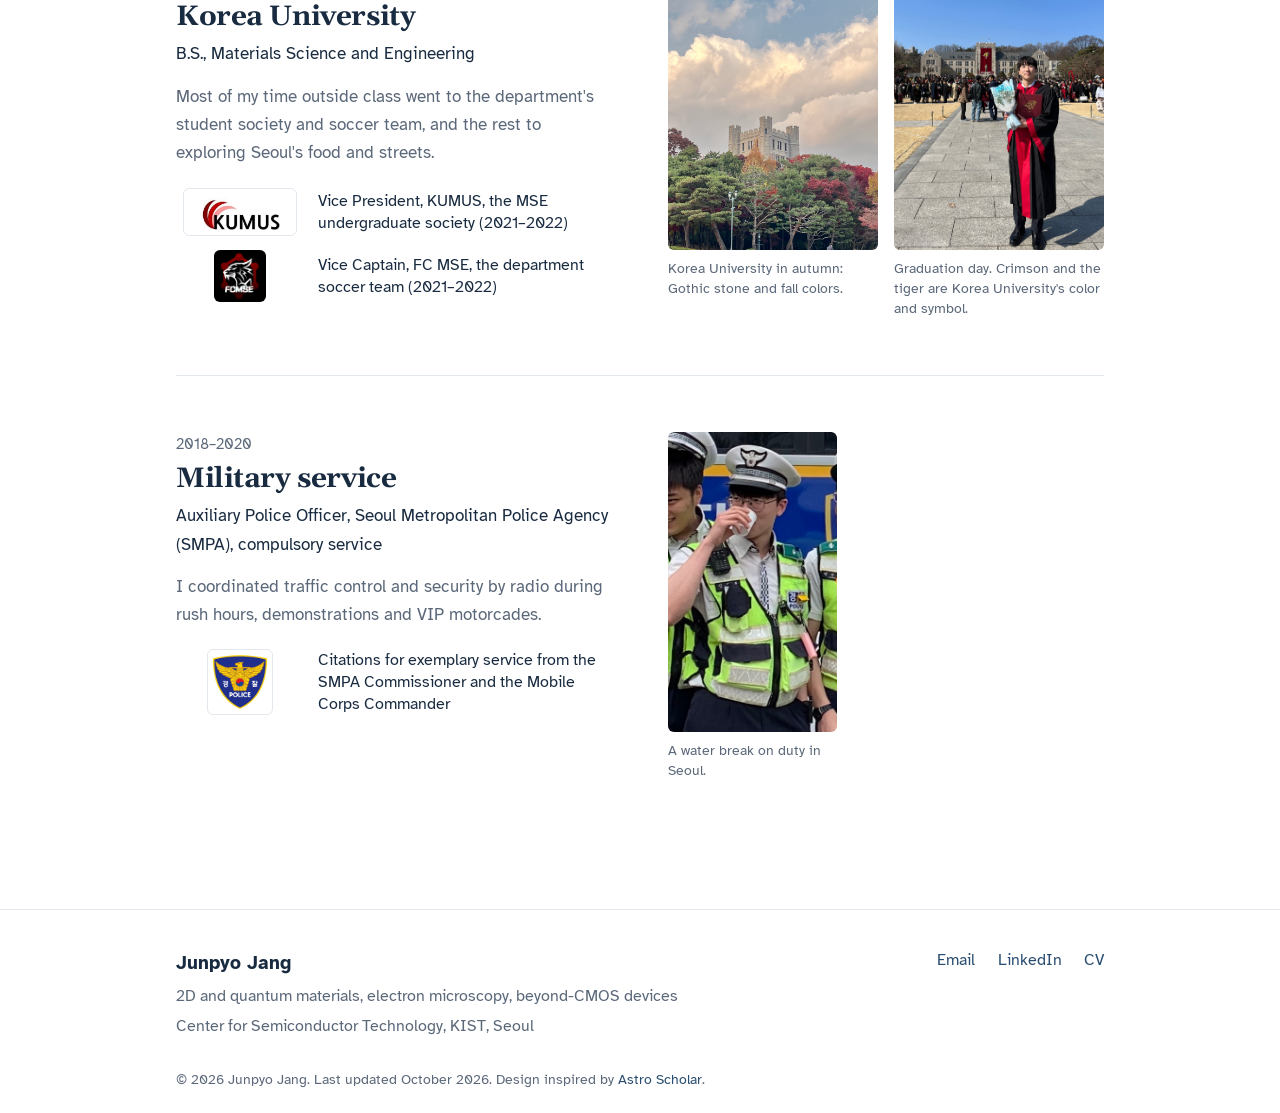
<file: experience.html>
<!doctype html>
<html lang="en">
<head>
<meta charset="utf-8">
<meta name="viewport" content="width=device-width, initial-scale=1">
<!-- Google tag (gtag.js) -->
<script async src="https://www.googletagmanager.com/gtag/js?id=G-1WGWMRC61T"></script>
<script>
  window.dataLayer = window.dataLayer || [];
  function gtag(){dataLayer.push(arguments);}
  gtag('js', new Date());

  gtag('config', 'G-1WGWMRC61T');
</script>
<meta name="color-scheme" content="light dark">
<title>Experience | Junpyo Jang</title>
<meta name="description" content="Junpyo Jang studies moiré patterns and magnetic textures in two-dimensional magnets with TEM and Lorentz TEM, and builds his own analysis software. He is applying to PhD programs for Fall 2027.">
<meta property="og:title" content="Experience | Junpyo Jang">
<meta property="og:description" content="Junpyo Jang studies moiré patterns and magnetic textures in two-dimensional magnets with TEM and Lorentz TEM, and builds his own analysis software. He is applying to PhD programs for Fall 2027.">
<meta property="og:type" content="website">
<link rel="icon" href="data:image/svg+xml,%3Csvg xmlns='http://www.w3.org/2000/svg' viewBox='0 0 48 48'%3E%3Ccircle cx='24' cy='24' r='22' fill='%23192B40'/%3E%3Ccircle cx='24' cy='24' r='14' fill='none' stroke='%238DB4DA' stroke-width='4'/%3E%3Ccircle cx='24' cy='24' r='5' fill='%23DCE8F1'/%3E%3C/svg%3E">
<script>(function(){var s=null;try{s=localStorage.getItem('theme');}catch(e){}document.documentElement.setAttribute('data-theme',s==='dark'?'dark':'light');})();</script>
<link rel="preconnect" href="https://fonts.googleapis.com">
<link rel="preconnect" href="https://fonts.gstatic.com" crossorigin>
<link href="https://fonts.googleapis.com/css2?family=Atkinson+Hyperlegible:ital,wght@0,400;0,700;1,400;1,700&amp;family=Gelasio:wght@400;600;700&amp;display=swap" rel="stylesheet">
<link rel="stylesheet" href="style.css">
</head>
<body>
<header class="site-header">
  <nav aria-label="Primary">
    <a href="index.html" class="wordmark">Junpyo Jang</a>
    <div class="primary-links"><a href="research.html">Research</a><a href="experience.html" class="active">Experience</a><a href="about.html">About</a><a href="cv.html">CV</a></div>
    <div class="header-actions">
      <a class="icon-btn" href="mailto:junpyojang.99@gmail.com" aria-label="Email" title="Email"><svg viewBox="0 0 24 24" width="20" height="20" fill="none" stroke="currentColor" stroke-width="1.8" stroke-linecap="round" stroke-linejoin="round" aria-hidden="true"><rect x="3" y="5" width="18" height="14" rx="2"/><path d="m4 7 8 6 8-6"/></svg></a>
      <a class="icon-btn li-btn" href="https://www.linkedin.com/in/junpyo-jang/" target="_blank" rel="noopener" aria-label="LinkedIn profile" title="LinkedIn"><span class="li-logo" style="--s:22px"><img class="li-light" src="images/linkedin-blue.png" width="635" height="540" alt="" decoding="async"><img class="li-dark" src="images/linkedin-white.png" width="840" height="779" alt="" decoding="async"></span></a>
      <button id="theme-toggle" class="icon-btn" type="button" aria-label="Switch between light and dark themes" title="Light / dark"><svg viewBox="0 0 24 24" width="19" height="19" aria-hidden="true"><circle cx="12" cy="12" r="8.2" fill="none" stroke="currentColor" stroke-width="1.8"/><path d="M12 3.8a8.2 8.2 0 0 1 0 16.4z" fill="currentColor"/></svg></button>
    </div>
  </nav>
</header>
<main>
<header class="page-hero">
  <h1>Experience</h1>
  <p>Research at KIST, process integration at Samsung and the years before.</p>
</header>
<article class="xp" id="kist">
  <div><p class="meta">2025–present</p><h2>KIST</h2>
    <p class="who">Research Intern, Quantum-material Spintronics Group, Center for Semiconductor Technology<span class="who-sub">Advisor: Dr. Jun Woo Choi</span></p>
    <ul class="skill-list"><li><b>Fabrication:</b> glovebox exfoliation and dry transfer, cleanroom processing, device layout in CAD.</li><li><b>Measurement:</b> MOKE, Raman, AFM, PPMS, probe station.</li><li><b>Analysis and simulation:</b> Python tools for TEM and Lorentz TEM, MuMax3.</li></ul>
    <p>Coming from industry, I learned here to start from an open question and to build both the experiments and the tools to answer it.</p></div>
  <div class="photo-row"><figure class="ph-item" style="--ar:0.7500"><img src="images/kist-cleanroom.jpg" width="1932" height="2576" alt="Junpyo Jang in a cleanroom suit, taking a mirror photo while holding a sample box" loading="lazy" decoding="async"><figcaption>My first time in a cleanroom suit.</figcaption></figure><figure class="ph-item" style="--ar:0.7500"><img src="images/kist-wirebond.jpg" width="1932" height="2576" alt="A chip wire-bonded onto a printed circuit board labeled MOKE cryo PCB" loading="lazy" decoding="async"><figcaption>A wire-bonded device on a cryostat PCB.</figcaption></figure></div>
</article>
<article class="xp" id="samsung">
  <div><p class="meta">2023–2025</p><h2>Samsung Electronics</h2>
    <p class="who">Engineer, Logic Technology Development Team, Semiconductor R&amp;D Center</p>
    <p>I developed via and metal stack schemes to lower interconnect resistance for a 1.4 nm logic node, and set up a backside power delivery route, which I ran on wafers and verified with electrical tests. The work covered next-generation logic development end to end, from mask tape-out to lot evaluation, and taught me to analyze large process datasets, find root causes and coordinate many process teams toward one goal.</p>
    <p>As an intern in 2022, I studied ruthenium (Ru) interconnects, a next-generation alternative to copper, for a 1.0 nm logic node.</p>
    <ul class="badges"><li><span class="logo-box"><svg class="award-ico" viewBox="0 0 48 48" width="46" height="46" aria-hidden="true"><path class="aw-rib" d="M15 3h8l6 17h-8z"/><path class="aw-rib2" d="M33 3h-8l-6 17h8z"/><circle class="aw-med" cx="24" cy="30" r="13"/><circle class="aw-ring" cx="24" cy="30" r="8.5"/></svg></span><span>Quarterly Team Performance Recognition for the backside power work (2023)</span></li></ul></div>
  <div class="photo-row"><figure class="ph-item" style="--ar:0.7500"><img src="images/samsung-fab.jpg" width="1932" height="2576" alt="Exterior of a Samsung semiconductor fab building with a Mondrian-style color pattern" loading="lazy" decoding="async"><figcaption>The fab, from the outside. Samsung fabs are known for their Mondrian-style walls.</figcaption></figure><figure class="ph-item" style="--ar:1.3333"><img src="images/samsung-futsal.jpg" width="2576" height="1932" alt="An artificial-turf futsal field with a glass office tower behind it" loading="lazy" decoding="async"><figcaption>Campus futsal field, with the Device Solutions Research (DSR) center behind.</figcaption></figure></div>
</article>
<article class="xp" id="ku">
  <div><p class="meta">2017–2023, including leave for military service <span class="nowrap">2018–2020</span></p><h2>Korea University</h2>
    <p class="who">B.S., Materials Science and Engineering</p>
    <p>Most of my time outside class went to the department's student society and soccer team, and the rest to exploring Seoul's food and streets.</p>
    <ul class="badges"><li><span class="logo-box"><img src="images/logo-kumus.png" width="340" height="134" alt="KUMUS logo" loading="lazy" decoding="async" class="logo light"></span><span>Vice President, KUMUS, the MSE undergraduate society (2021–2022)</span></li><li><span class="logo-box"><img src="images/logo-fcmse.jpg" width="900" height="900" alt="FC MSE logo" loading="lazy" decoding="async" class="logo"></span><span>Vice Captain, FC MSE, the department soccer team (2021–2022)</span></li></ul></div>
  <div class="photo-row"><figure class="ph-item" style="--ar:0.7500"><img src="images/ku-campus.jpg" width="1512" height="2016" alt="A Gothic stone building with crenelated towers above pine trees and red and yellow autumn leaves, under large clouds" loading="lazy" decoding="async"><figcaption>Korea University in autumn: Gothic stone and fall colors.</figcaption></figure><figure class="ph-item" style="--ar:0.7500"><img src="images/ku-graduation.jpg" width="1932" height="2576" alt="Junpyo Jang in a crimson graduation gown holding flowers in front of the Korea University main building" loading="lazy" decoding="async"><figcaption>Graduation day. Crimson and the tiger are Korea University's color and symbol.</figcaption></figure></div>
</article>
<article class="xp" id="military">
  <div><p class="meta">2018–2020</p><h2>Military service</h2>
    <p class="who">Auxiliary Police Officer, Seoul Metropolitan Police Agency (SMPA), compulsory service</p>
    <p>I coordinated traffic control and security by radio during rush hours, demonstrations and VIP motorcades.</p>
    <ul class="badges"><li><span class="logo-box"><img src="images/logo-police.jpg" width="639" height="640" alt="Korean National Police emblem" loading="lazy" decoding="async" class="logo light sq"></span><span>Citations for exemplary service from the SMPA Commissioner and the Mobile Corps Commander</span></li></ul></div>
  <div class="photo-row single"><figure class="ph-item" style="--ar:0.5629"><img src="images/military.jpg" width="358" height="636" alt="Junpyo Jang in an auxiliary police uniform and reflective vest, drinking water from a paper cup" loading="lazy" decoding="async"><figcaption>A water break on duty in Seoul.</figcaption></figure></div>
</article></main>
<footer class="site-footer">
  <div class="footer-inner">
    <div><strong>Junpyo Jang</strong><p>2D and quantum materials, electron microscopy, beyond-CMOS devices</p><p>Center for Semiconductor Technology, KIST, Seoul</p></div>
    <div class="footer-links"><a href="mailto:junpyojang.99@gmail.com">Email</a><a href="https://www.linkedin.com/in/junpyo-jang/" target="_blank" rel="noopener">LinkedIn</a><a href="files/CV_JunpyoJang.pdf" target="_blank" rel="noopener">CV</a></div>
  </div>
  <div class="credit">© 2026 Junpyo Jang. Last updated October 2026. Design inspired by <a href="https://github.com/shravanngoswamii/astro-scholar">Astro Scholar</a>.</div>
</footer>
<dialog class="lightbox" id="lightbox" aria-label="Enlarged figure"><div class="lb-bar"><span class="lb-cap"></span><button class="lb-close" type="button">Close</button></div></dialog>
<script src="site.js"></script>
</body>
</html>
</file>
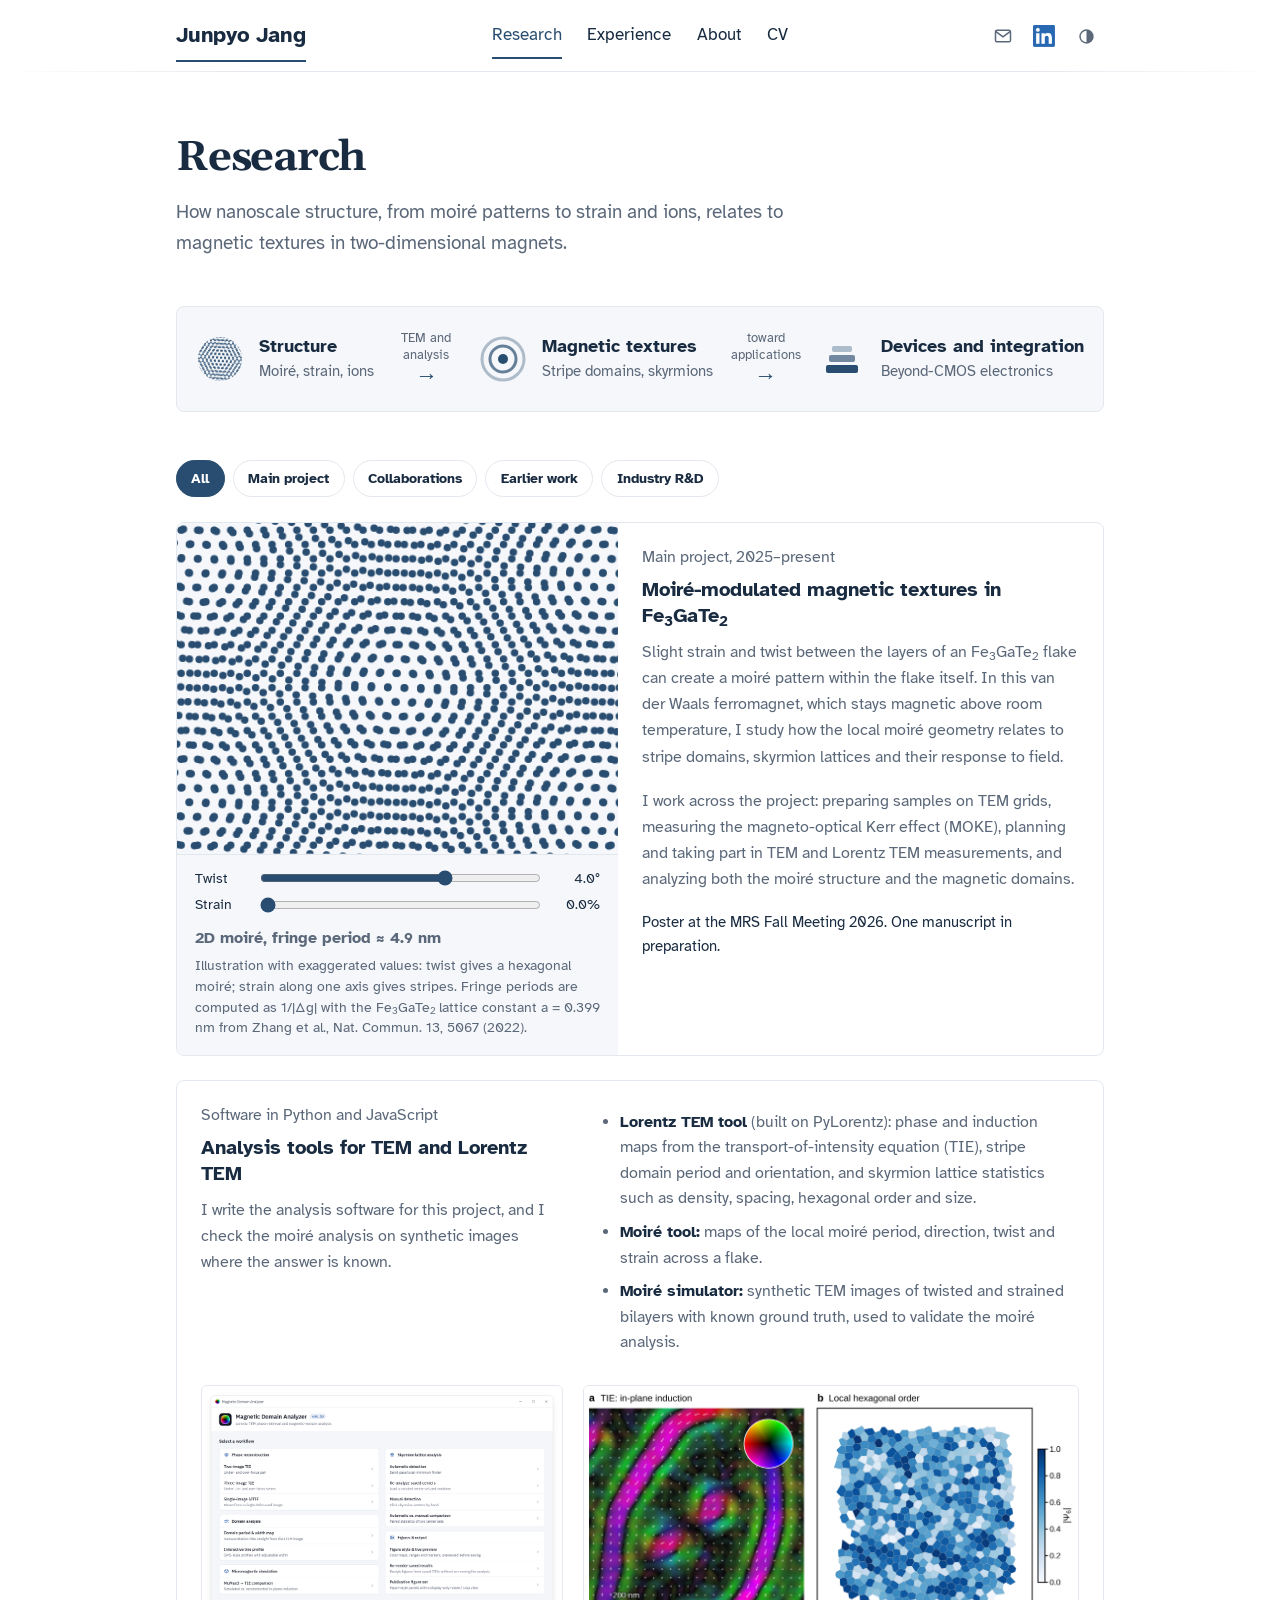
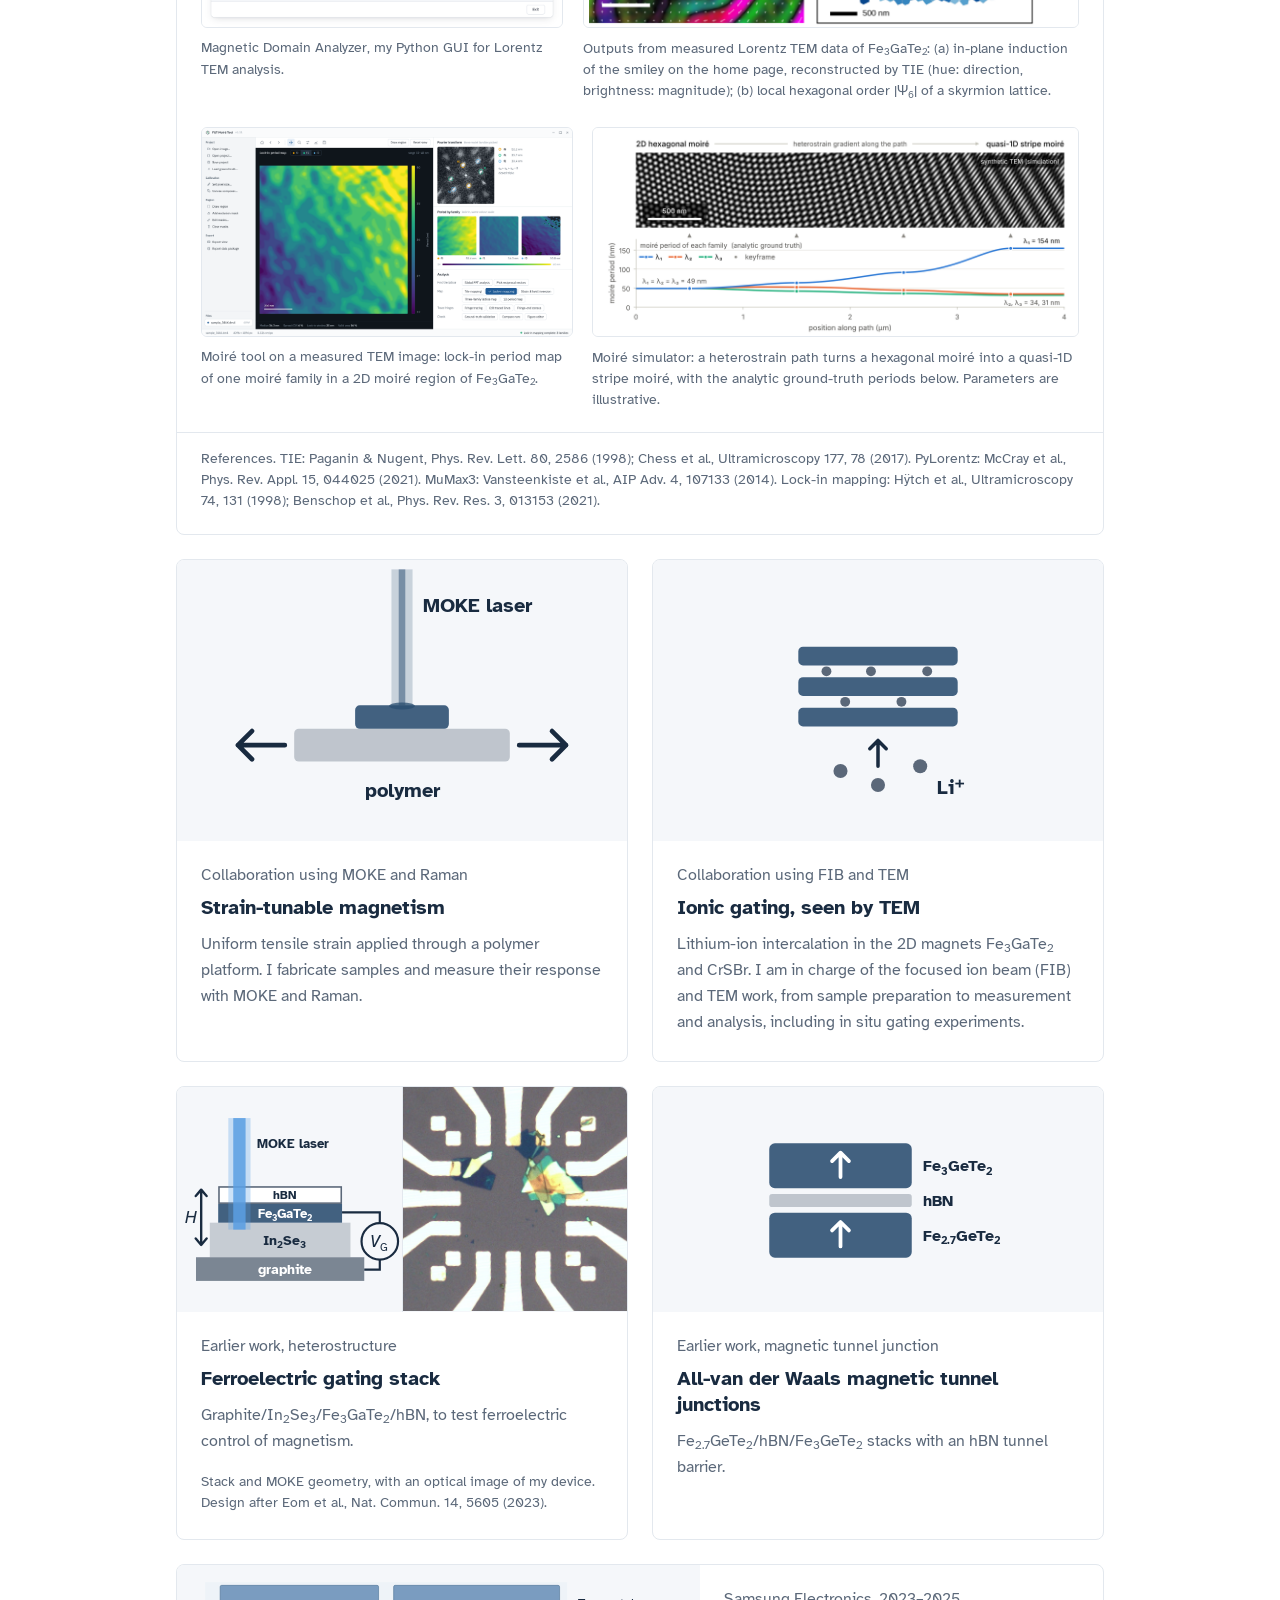
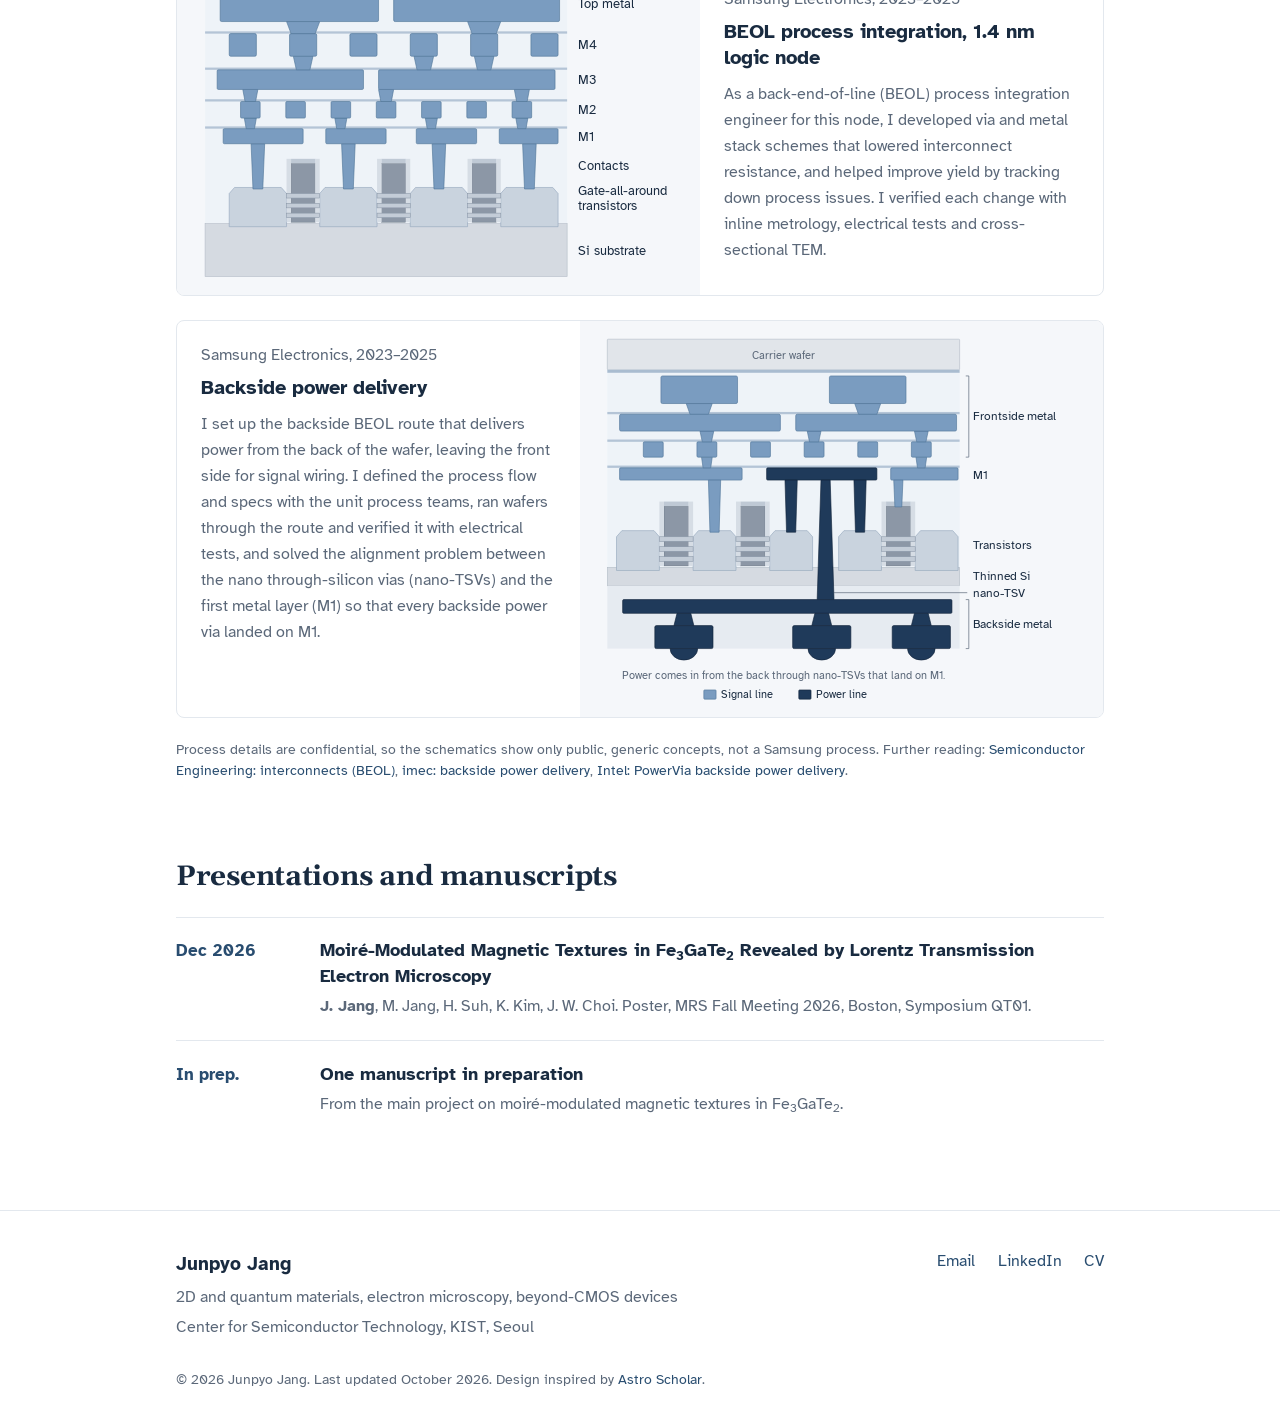
<file: research.html>
<!doctype html>
<html lang="en">
<head>
<meta charset="utf-8">
<meta name="viewport" content="width=device-width, initial-scale=1">
<!-- Google tag (gtag.js) -->
<script async src="https://www.googletagmanager.com/gtag/js?id=G-1WGWMRC61T"></script>
<script>
  window.dataLayer = window.dataLayer || [];
  function gtag(){dataLayer.push(arguments);}
  gtag('js', new Date());

  gtag('config', 'G-1WGWMRC61T');
</script>
<meta name="color-scheme" content="light dark">
<title>Research | Junpyo Jang</title>
<meta name="description" content="Junpyo Jang studies moiré patterns and magnetic textures in two-dimensional magnets with TEM and Lorentz TEM, and builds his own analysis software. He is applying to PhD programs for Fall 2027.">
<meta property="og:title" content="Research | Junpyo Jang">
<meta property="og:description" content="Junpyo Jang studies moiré patterns and magnetic textures in two-dimensional magnets with TEM and Lorentz TEM, and builds his own analysis software. He is applying to PhD programs for Fall 2027.">
<meta property="og:type" content="website">
<link rel="icon" href="data:image/svg+xml,%3Csvg xmlns='http://www.w3.org/2000/svg' viewBox='0 0 48 48'%3E%3Ccircle cx='24' cy='24' r='22' fill='%23192B40'/%3E%3Ccircle cx='24' cy='24' r='14' fill='none' stroke='%238DB4DA' stroke-width='4'/%3E%3Ccircle cx='24' cy='24' r='5' fill='%23DCE8F1'/%3E%3C/svg%3E">
<script>(function(){var s=null;try{s=localStorage.getItem('theme');}catch(e){}document.documentElement.setAttribute('data-theme',s==='dark'?'dark':'light');})();</script>
<link rel="preconnect" href="https://fonts.googleapis.com">
<link rel="preconnect" href="https://fonts.gstatic.com" crossorigin>
<link href="https://fonts.googleapis.com/css2?family=Atkinson+Hyperlegible:ital,wght@0,400;0,700;1,400;1,700&amp;family=Gelasio:wght@400;600;700&amp;display=swap" rel="stylesheet">
<link rel="stylesheet" href="style.css">
</head>
<body>
<header class="site-header">
  <nav aria-label="Primary">
    <a href="index.html" class="wordmark">Junpyo Jang</a>
    <div class="primary-links"><a href="research.html" class="active">Research</a><a href="experience.html">Experience</a><a href="about.html">About</a><a href="cv.html">CV</a></div>
    <div class="header-actions">
      <a class="icon-btn" href="mailto:junpyojang.99@gmail.com" aria-label="Email" title="Email"><svg viewBox="0 0 24 24" width="20" height="20" fill="none" stroke="currentColor" stroke-width="1.8" stroke-linecap="round" stroke-linejoin="round" aria-hidden="true"><rect x="3" y="5" width="18" height="14" rx="2"/><path d="m4 7 8 6 8-6"/></svg></a>
      <a class="icon-btn li-btn" href="https://www.linkedin.com/in/junpyo-jang/" target="_blank" rel="noopener" aria-label="LinkedIn profile" title="LinkedIn"><span class="li-logo" style="--s:22px"><img class="li-light" src="images/linkedin-blue.png" width="635" height="540" alt="" decoding="async"><img class="li-dark" src="images/linkedin-white.png" width="840" height="779" alt="" decoding="async"></span></a>
      <button id="theme-toggle" class="icon-btn" type="button" aria-label="Switch between light and dark themes" title="Light / dark"><svg viewBox="0 0 24 24" width="19" height="19" aria-hidden="true"><circle cx="12" cy="12" r="8.2" fill="none" stroke="currentColor" stroke-width="1.8"/><path d="M12 3.8a8.2 8.2 0 0 1 0 16.4z" fill="currentColor"/></svg></button>
    </div>
  </nav>
</header>
<main>
<header class="page-hero">
  <h1>Research</h1>
  <p>How nanoscale structure, from moiré patterns to strain and ions, relates to magnetic textures in two-dimensional magnets.</p>
</header>
<div class="flow" aria-label="Research overview">
  <div class="flow-node"><svg viewBox="0 0 48 48" width="48" height="48" aria-hidden="true"><defs><pattern id="icoA" width="4" height="6.93" patternUnits="userSpaceOnUse"><circle class="pt" cx="1" cy="1.73" r="0.95"/><circle class="pt" cx="3" cy="5.2" r="0.95"/></pattern><pattern id="icoB" width="4" height="6.93" patternUnits="userSpaceOnUse" patternTransform="rotate(7 24 24)"><circle class="pt" cx="1" cy="1.73" r="0.95"/><circle class="pt" cx="3" cy="5.2" r="0.95"/></pattern><clipPath id="icoC"><circle cx="24" cy="24" r="22"/></clipPath></defs><g clip-path="url(#icoC)"><rect width="48" height="48" fill="url(#icoA)"/><rect width="48" height="48" fill="url(#icoB)"/></g></svg><div><p class="ft">Structure</p><p>Moiré, strain, ions</p></div></div>
  <div class="flow-arrow"><span>TEM and analysis</span></div>
  <div class="flow-node"><svg viewBox="0 0 48 48" width="48" height="48" aria-hidden="true"><circle cx="24" cy="24" r="21" class="ico-ring"/><circle cx="24" cy="24" r="13" class="ico-ring2"/><circle cx="24" cy="24" r="5" class="ico-core"/></svg><div><p class="ft">Magnetic textures</p><p>Stripe domains, skyrmions</p></div></div>
  <div class="flow-arrow"><span>toward applications</span></div>
  <div class="flow-node"><svg viewBox="0 0 48 48" width="48" height="48" aria-hidden="true"><rect x="8" y="30" width="32" height="8" rx="2" class="ico-core"/><rect x="11" y="20" width="26" height="7" rx="2" class="ico-ring2f"/><rect x="14" y="11" width="20" height="6" rx="2" class="ico-ringf"/></svg><div><p class="ft">Devices and integration</p><p>Beyond-CMOS electronics</p></div></div>
</div>
<h2 class="sr-only">Projects</h2>
<div class="chips" role="group" aria-label="Filter projects"><button class="chip" type="button" data-filter="all" aria-pressed="true">All</button><button class="chip" type="button" data-filter="main" aria-pressed="false">Main project</button><button class="chip" type="button" data-filter="collab" aria-pressed="false">Collaborations</button><button class="chip" type="button" data-filter="devices" aria-pressed="false">Earlier work</button><button class="chip" type="button" data-filter="industry" aria-pressed="false">Industry R&amp;D</button></div>
<div class="rc-grid">
  <article class="card static wide" data-cat="main" id="moire"><figure class="card-fig moire-fig" data-moire>
      <span class="art moire-art"><svg viewBox="0 0 160 120" preserveAspectRatio="xMidYMid slice" role="img" aria-label="Interactive illustration of two hexagonal lattices forming a moiré pattern. Twist and strain are set with the sliders below."><defs>
        <pattern id="mzA" width="6" height="10.392" patternUnits="userSpaceOnUse"><circle class="pt" cx="1.5" cy="2.598" r="1.35"/><circle class="pt" cx="4.5" cy="7.794" r="1.35"/></pattern>
        <pattern id="mzB" data-layer="b" width="6" height="10.392" patternUnits="userSpaceOnUse" patternTransform="translate(80 60) rotate(4) translate(-80 -60)"><circle class="pt" cx="1.5" cy="2.598" r="1.35"/><circle class="pt" cx="4.5" cy="7.794" r="1.35"/></pattern>
      </defs><rect width="160" height="120" fill="url(#mzA)"/><rect width="160" height="120" fill="url(#mzB)"/></svg></span>
      <figcaption class="moire-ctl">
        <label><span>Twist</span><input type="range" min="0" max="6" step="0.1" value="4" data-k="t"><output>4.0°</output></label>
        <label><span>Strain</span><input type="range" min="0" max="6" step="0.1" value="0" data-k="e"><output>0.0%</output></label>
        <p class="moire-read">2D moiré, fringe period ≈ 4.9 nm</p>
        <p class="tiny">Illustration with exaggerated values: twist gives a hexagonal moiré; strain along one axis gives stripes. Fringe periods are computed as 1/|Δg| with the Fe<sub>3</sub>GaTe<sub>2</sub> lattice constant a = 0.399 nm from Zhang et al., Nat. Commun. 13, 5067 (2022).</p>
      </figcaption>
    </figure>
    <div class="card-copy"><p class="meta">Main project, 2025–present</p><h3>Moiré-modulated magnetic textures in Fe<sub>3</sub>GaTe<sub>2</sub></h3><p>Slight strain and twist between the layers of an Fe<sub>3</sub>GaTe<sub>2</sub> flake can create a moiré pattern within the flake itself. In this van der Waals ferromagnet, which stays magnetic above room temperature, I study how the local moiré geometry relates to stripe domains, skyrmion lattices and their response to field.</p><p>I work across the project: preparing samples on TEM grids, measuring the magneto-optical Kerr effect (MOKE), planning and taking part in TEM and Lorentz TEM measurements, and analyzing both the moiré structure and the magnetic domains.</p>
    <p class="status">Poster at the MRS Fall Meeting 2026. One manuscript in preparation.</p></div></article>
  <article class="card static stack" data-cat="main" id="tools">
    <div class="card-copy tools-head"><div><p class="meta">Software in Python and JavaScript</p><h3>Analysis tools for TEM and Lorentz TEM</h3>
      <p>I write the analysis software for this project, and I check the moiré analysis on synthetic images where the answer is known.</p></div><ul class="tool-list"><li><b>Lorentz TEM tool</b> (built on PyLorentz): phase and induction maps from the transport-of-intensity equation (TIE), stripe domain period and orientation, and skyrmion lattice statistics such as density, spacing, hexagonal order and size.</li><li><b>Moiré tool:</b> maps of the local moiré period, direction, twist and strain across a flake.</li><li><b>Moiré simulator:</b> synthetic TEM images of twisted and strained bilayers with known ground truth, used to validate the moiré analysis.</li></ul></div>
    <div class="tool-gallery"><div class="tg-row"><figure class="tg-item" style="--ar:1.4948"><button class="zoom" type="button" aria-label="Enlarge: Start screen of the Magnetic Domain Analyzer with workflows for phase reconstruction, domain analysis, skyrmion lattice analysis, micromagnetic simulation and figures"><img src="images/ltem-gui.png" width="2000" height="1338" alt="Start screen of the Magnetic Domain Analyzer with workflows for phase reconstruction, domain analysis, skyrmion lattice analysis, micromagnetic simulation and figures" loading="lazy" decoding="async"></button><figcaption>Magnetic Domain Analyzer, my Python GUI for Lorentz TEM analysis.</figcaption></figure><figure class="tg-item" style="--ar:2.0471"><button class="zoom" type="button" aria-label="Enlarge: (a) Color map of the in-plane magnetic induction of stripe domains and two skyrmions reconstructed by TIE; (b) Voronoi map of a skyrmion lattice colored by local hexagonal order"><img src="images/ltem-outputs.png" width="2000" height="977" alt="(a) Color map of the in-plane magnetic induction of stripe domains and two skyrmions reconstructed by TIE; (b) Voronoi map of a skyrmion lattice colored by local hexagonal order" loading="lazy" decoding="async"></button><figcaption>Outputs from measured Lorentz TEM data of Fe<sub>3</sub>GaTe<sub>2</sub>: (a) in-plane induction of the smiley on the home page, reconstructed by TIE (hue: direction, brightness: magnitude); (b) local hexagonal order |Ψ<sub>6</sub>| of a skyrmion lattice.</figcaption></figure></div><div class="tg-row"><figure class="tg-item" style="--ar:1.7778"><button class="zoom" type="button" aria-label="Enlarge: Window of the moiré tool showing a lock-in period map, the Fourier transform with three moiré families and period maps for each family"><img src="images/moire-tool.png" width="2000" height="1125" alt="Window of the moiré tool showing a lock-in period map, the Fourier transform with three moiré families and period maps for each family" loading="lazy" decoding="async"></button><figcaption>Moiré tool on a measured TEM image: lock-in period map of one moiré family in a 2D moiré region of Fe<sub>3</sub>GaTe<sub>2</sub>.</figcaption></figure><figure class="tg-item" style="--ar:2.3256"><button class="zoom" type="button" aria-label="Enlarge: Synthetic TEM image in which a hexagonal moiré turns into stripes along a heterostrain path, above a plot of the three moiré periods along the path: 49 nm each at the start; 154, 34 and 31 nm at the end"><img src="images/sim-light.png" width="2000" height="860" alt="Synthetic TEM image in which a hexagonal moiré turns into stripes along a heterostrain path, above a plot of the three moiré periods along the path: 49 nm each at the start; 154, 34 and 31 nm at the end" loading="lazy" decoding="async" class="th-light"><img src="images/sim-dark.png" width="2000" height="860" alt="Synthetic TEM image in which a hexagonal moiré turns into stripes along a heterostrain path, above a plot of the three moiré periods along the path: 49 nm each at the start; 154, 34 and 31 nm at the end" loading="lazy" decoding="async" class="th-dark"></button><figcaption>Moiré simulator: a heterostrain path turns a hexagonal moiré into a quasi-1D stripe moiré, with the analytic ground-truth periods below. Parameters are illustrative.</figcaption></figure></div></div>
    <p class="tiny refs">References. TIE: Paganin &amp; Nugent, Phys. Rev. Lett. 80, 2586 (1998); Chess et al., Ultramicroscopy 177, 78 (2017). PyLorentz: McCray et al., Phys. Rev. Appl. 15, 044025 (2021). MuMax3: Vansteenkiste et al., AIP Adv. 4, 107133 (2014). Lock-in mapping: Hÿtch et al., Ultramicroscopy 74, 131 (1998); Benschop et al., Phys. Rev. Res. 3, 013153 (2021).</p></article>
  <article class="card static" data-cat="collab" id="collab"><span class="art"><svg viewBox="0 0 160 120" preserveAspectRatio="xMidYMid meet" role="img" aria-label="Strain schematic: a flake on a polymer stretched from both sides, probed by a MOKE laser."><rect class="beam" x="75.5" y="4" width="9" height="58"/><rect class="beam core" x="78.6" y="4" width="2.8" height="58"/><rect class="sub" x="34" y="72" width="92" height="14" rx="2"/><rect class="flake" x="60" y="62" width="40" height="10" rx="2"/><ellipse class="spot" cx="80" cy="62.3" rx="5.5" ry="1.5"/><path class="arrow" d="M30 79 H10 M16 73 L10 79 L16 85"/><path class="arrow" d="M130 79 H150 M144 73 L150 79 L144 85"/><text class="lab" x="89" y="22">MOKE laser</text><text class="lab" x="80" y="101" text-anchor="middle">polymer</text></svg></span><div class="card-copy"><p class="meta">Collaboration using MOKE and Raman</p><h3>Strain-tunable magnetism</h3><p>Uniform tensile strain applied through a polymer platform. I fabricate samples and measure their response with MOKE and Raman.</p></div></article>
  <article class="card static" data-cat="collab"><span class="art"><svg viewBox="0 0 160 120" preserveAspectRatio="xMidYMid meet" role="img" aria-label="Lithium ions moving up into the gaps between the layers of a van der Waals flake."><rect class="flake" x="46" y="37" width="68" height="8" rx="2"/><rect class="flake" x="46" y="50" width="68" height="8" rx="2"/><rect class="flake" x="46" y="63" width="68" height="8" rx="2"/><circle class="ion" cx="58" cy="47.5" r="2.1"/><circle class="ion" cx="77" cy="47.5" r="2.1"/><circle class="ion" cx="101" cy="47.5" r="2.1"/><circle class="ion" cx="66" cy="60.5" r="2.1"/><circle class="ion" cx="90" cy="60.5" r="2.1"/><circle class="ion" cx="64" cy="90" r="3"/><circle class="ion" cx="80" cy="96" r="3"/><circle class="ion" cx="98" cy="88" r="3"/><path class="arrow" d="M80 88 V77 M76.5 80.5 L80 77 L83.5 80.5" style="stroke-width:1.5"/><text class="lab" x="105" y="100">Li⁺</text></svg></span><div class="card-copy"><p class="meta">Collaboration using FIB and TEM</p><h3>Ionic gating, seen by TEM</h3><p>Lithium-ion intercalation in the 2D magnets Fe<sub>3</sub>GaTe<sub>2</sub> and CrSBr. I am in charge of the focused ion beam (FIB) and TEM work, from sample preparation to measurement and analysis, including in situ gating experiments.</p></div></article>
  <article class="card static" data-cat="devices" id="devices"><div class="split2"><span class="art"><svg viewBox="7.5 2.5 114 87" preserveAspectRatio="xMidYMid meet" role="img" aria-label="Gating stack from the bottom: graphite, In2Se3, Fe3GaTe2 and hBN. A MOKE laser comes from the top through hBN and Fe3GaTe2 into In2Se3. The field is out of plane and a gate voltage is applied between Fe3GaTe2 and graphite."><rect class="gr" x="17.125" y="75.25" width="85.25" height="12" rx="0"/><rect class="isl" x="24.125" y="57.75" width="71.25" height="17.5" rx="0"/><rect class="flake" x="28.375" y="48.25" width="62.75" height="9.5" rx="0"/><rect class="hbn" x="28.775" y="39.65" width="61.95" height="8.2" rx="0"/><rect class="beam-is" x="33.5" y="4.75" width="11.25" height="56.5"/><rect class="beam-is core" x="36" y="4.75" width="6.25" height="56.5"/><text class="lab-dk" x="62" y="45.85" text-anchor="middle" style="font-size:6px">hBN</text><text class="lab-lt" x="62" y="55.4" text-anchor="middle" style="font-size:6.8px">Fe<tspan dy="1.50" font-size="4.76">3</tspan><tspan dy="-1.50">GaTe</tspan><tspan dy="1.50" font-size="4.76">2</tspan></text><text class="lab-dk" x="62" y="69" text-anchor="middle" style="font-size:7.2px">In<tspan dy="1.58" font-size="5.04">2</tspan><tspan dy="-1.58">Se</tspan><tspan dy="1.58" font-size="5.04">3</tspan></text><text class="lab-lt" x="62" y="83.6" text-anchor="middle" style="font-size:7px">graphite</text><path class="wire" d="M91.125 52.5 H110.25 V58"/><circle class="vg" cx="110.25" cy="67.25" r="9.25"/><path class="wire" d="M110.25 76.5 V81.5 H102.375"/><text class="lab-dk" x="109.6" y="70.3" text-anchor="middle" style="font-size:8.6px;font-style:italic;font-weight:400">V<tspan dy="1.8" style="font-size:5.6px;font-style:normal">G</tspan></text><path class="arrow-k" d="M19.75 41.5 V68.5 M17 44.25 L19.75 41 L22.5 44.25 M17 65.75 L19.75 69 L22.5 65.75"/><text class="h-lab" x="11.6" y="58">H</text><text class="lab-dk" x="48" y="20" style="font-size:6.6px">MOKE laser</text></svg></span><button class="zoom om-zoom" type="button" aria-label="Enlarge the optical image of the device"><img src="images/is-device-om.jpg" width="467" height="467" alt="Optical image of the graphite/In2Se3/Fe3GaTe2/hBN device between the electrodes" loading="lazy" decoding="async" class="om"></button></div><div class="card-copy"><p class="meta">Earlier work, heterostructure</p><h3>Ferroelectric gating stack</h3><p>Graphite/In<sub>2</sub>Se<sub>3</sub>/Fe<sub>3</sub>GaTe<sub>2</sub>/hBN, to test ferroelectric control of magnetism.</p><p class="tiny">Stack and MOKE geometry, with an optical image of my device. Design after Eom et al., Nat. Commun. 14, 5605 (2023).</p></div></article>
  <article class="card static" data-cat="devices"><span class="art"><svg viewBox="0 0 160 120" preserveAspectRatio="xMidYMid meet" role="img" aria-label="Magnetic tunnel junction stack: Fe2.7GeTe2 at the bottom, an hBN tunnel barrier and Fe3GeTe2 on top."><rect class="flake" x="22" y="30" width="76" height="24" rx="3"/><rect class="sub" x="22" y="57" width="76" height="7" rx="1.5"/><rect class="flake" x="22" y="67" width="76" height="24" rx="3"/><path class="arrow on" d="M60 48 V35 M55.5 39.5 L60 35 L64.5 39.5"/><path class="arrow on" d="M60 85 V72 M55.5 76.5 L60 72 L64.5 76.5"/><text class="lab" x="104" y="45">Fe<tspan dy="1.87" font-size="5.95">3</tspan><tspan dy="-1.87">GeTe</tspan><tspan dy="1.87" font-size="5.95">2</tspan></text><text class="lab" x="104" y="63.5">hBN</text><text class="lab" x="104" y="82">Fe<tspan dy="1.87" font-size="5.95">2.7</tspan><tspan dy="-1.87">GeTe</tspan><tspan dy="1.87" font-size="5.95">2</tspan></text></svg></span><div class="card-copy"><p class="meta">Earlier work, magnetic tunnel junction</p><h3>All-van der Waals magnetic tunnel junctions</h3><p>Fe<sub>2.7</sub>GeTe<sub>2</sub>/hBN/Fe<sub>3</sub>GeTe<sub>2</sub> stacks with an hBN tunnel barrier.</p></div></article>
  <article class="card static wide ind-card" data-cat="industry" id="industry"><figure class="card-fig"><span class="art ind"><svg class="schem" viewBox="0 0 660 410" preserveAspectRatio="xMidYMid meet" role="img" aria-label="Generic cross section of a back-end-of-line interconnect stack: metal layers M1 to the top metal above gate-all-around transistors, with tapered vias connecting each level."><rect class="s-ild" x="20" y="10" width="480" height="320" rx="0"/><rect class="s-si" x="20" y="330" width="480" height="70" rx="0"/><polygon class="s-epi" points="52,334 52,290 59,282 121,282 128,290 128,334"/><polygon class="s-epi" points="172,334 172,290 179,282 241,282 248,290 248,334"/><polygon class="s-epi" points="292,334 292,290 299,282 361,282 368,290 368,334"/><polygon class="s-epi" points="412,334 412,290 419,282 481,282 488,290 488,334"/><rect class="s-gate" x="134" y="250" width="32" height="78" rx="0"/><rect class="s-spacer" x="128" y="244" width="6" height="84" rx="0"/><rect class="s-spacer" x="166" y="244" width="6" height="84" rx="0"/><rect class="s-gcap" x="134" y="244" width="32" height="6" rx="0"/><rect class="s-sheet" x="128" y="290" width="44" height="6" rx="0"/><rect class="s-sheet" x="128" y="303" width="44" height="6" rx="0"/><rect class="s-sheet" x="128" y="316" width="44" height="6" rx="0"/><rect class="s-gate" x="254" y="250" width="32" height="78" rx="0"/><rect class="s-spacer" x="248" y="244" width="6" height="84" rx="0"/><rect class="s-spacer" x="286" y="244" width="6" height="84" rx="0"/><rect class="s-gcap" x="254" y="244" width="32" height="6" rx="0"/><rect class="s-sheet" x="248" y="290" width="44" height="6" rx="0"/><rect class="s-sheet" x="248" y="303" width="44" height="6" rx="0"/><rect class="s-sheet" x="248" y="316" width="44" height="6" rx="0"/><rect class="s-gate" x="374" y="250" width="32" height="78" rx="0"/><rect class="s-spacer" x="368" y="244" width="6" height="84" rx="0"/><rect class="s-spacer" x="406" y="244" width="6" height="84" rx="0"/><rect class="s-gcap" x="374" y="244" width="32" height="6" rx="0"/><rect class="s-sheet" x="368" y="290" width="44" height="6" rx="0"/><rect class="s-sheet" x="368" y="303" width="44" height="6" rx="0"/><rect class="s-sheet" x="368" y="316" width="44" height="6" rx="0"/><polygon class="s-cu" points="81,224 99,224 96.5,284 83.5,284"/><polygon class="s-cu" points="201,224 219,224 216.5,284 203.5,284"/><polygon class="s-cu" points="321,224 339,224 336.5,284 323.5,284"/><polygon class="s-cu" points="441,224 459,224 456.5,284 443.5,284"/><rect class="s-cap" x="20" y="75" width="480" height="3" rx="0"/><rect class="s-cap" x="20" y="123" width="480" height="3" rx="0"/><rect class="s-cap" x="20" y="165" width="480" height="3" rx="0"/><rect class="s-cap" x="20" y="201" width="480" height="3" rx="0"/><rect class="s-cu" x="44" y="204" width="106" height="20" rx="1.5"/><rect class="s-cu" x="180" y="204" width="80" height="20" rx="1.5"/><rect class="s-cu" x="300" y="204" width="80" height="20" rx="1.5"/><rect class="s-cu" x="410" y="204" width="78" height="20" rx="1.5"/><polygon class="s-cu" points="72,190 88,190 85.5,204 74.5,204"/><polygon class="s-cu" points="192,190 208,190 205.5,204 194.5,204"/><polygon class="s-cu" points="312,190 328,190 325.5,204 314.5,204"/><polygon class="s-cu" points="432,190 448,190 445.5,204 434.5,204"/><rect class="s-cu" x="67" y="168" width="26" height="22" rx="1.5"/><rect class="s-cu" x="127" y="168" width="26" height="22" rx="1.5"/><rect class="s-cu" x="187" y="168" width="26" height="22" rx="1.5"/><rect class="s-cu" x="247" y="168" width="26" height="22" rx="1.5"/><rect class="s-cu" x="307" y="168" width="26" height="22" rx="1.5"/><rect class="s-cu" x="367" y="168" width="26" height="22" rx="1.5"/><rect class="s-cu" x="427" y="168" width="26" height="22" rx="1.5"/><polygon class="s-cu" points="70,152 90,152 87,168 73,168"/><polygon class="s-cu" points="250,152 270,152 267,168 253,168"/><polygon class="s-cu" points="430,152 450,152 447,168 433,168"/><rect class="s-cu" x="36" y="126" width="194" height="26" rx="1.5"/><rect class="s-cu" x="250" y="126" width="234" height="26" rx="1.5"/><polygon class="s-cu" points="137,108 163,108 159,126 141,126"/><polygon class="s-cu" points="297,108 323,108 319,126 301,126"/><polygon class="s-cu" points="377,108 403,108 399,126 381,126"/><rect class="s-cu" x="52" y="78" width="36" height="30" rx="2"/><rect class="s-cu" x="132" y="78" width="36" height="30" rx="2"/><rect class="s-cu" x="212" y="78" width="36" height="30" rx="2"/><rect class="s-cu" x="292" y="78" width="36" height="30" rx="2"/><rect class="s-cu" x="372" y="78" width="36" height="30" rx="2"/><rect class="s-cu" x="452" y="78" width="36" height="30" rx="2"/><polygon class="s-cu" points="128,62 172,62 166,78 134,78"/><polygon class="s-cu" points="368,62 412,62 406,78 374,78"/><rect class="s-cu" x="40" y="14" width="210" height="48" rx="2"/><rect class="s-cu" x="270" y="14" width="220" height="48" rx="2"/><text class="s-t" x="514" y="44" font-size="17" text-anchor="start">Top metal</text><text class="s-t" x="514" y="99" font-size="17" text-anchor="start">M4</text><text class="s-t" x="514" y="145" font-size="17" text-anchor="start">M3</text><text class="s-t" x="514" y="185" font-size="17" text-anchor="start">M2</text><text class="s-t" x="514" y="220" font-size="17" text-anchor="start">M1</text><text class="s-t" x="514" y="259" font-size="17" text-anchor="start">Contacts</text><text class="s-t" x="514" y="292" font-size="17" text-anchor="start">Gate-all-around</text><text class="s-t" x="514" y="312" font-size="17" text-anchor="start">transistors</text><text class="s-t" x="514" y="371" font-size="17" text-anchor="start">Si substrate</text></svg></span></figure><div class="card-copy"><p class="meta">Samsung Electronics, 2023–2025</p><h3>BEOL process integration, 1.4 nm logic node</h3><p>As a back-end-of-line (BEOL) process integration engineer for this node, I developed via and metal stack schemes that lowered interconnect resistance, and helped improve yield by tracking down process issues. I verified each change with inline metrology, electrical tests and cross-sectional TEM.</p></div></article>
  <article class="card static wide flip ind-card" data-cat="industry"><figure class="card-fig"><span class="art ind"><svg class="schem" viewBox="0 0 650 492" preserveAspectRatio="xMidYMid meet" role="img" aria-label="Generic cross section of backside power delivery: the frontside metal layers carry signals under a carrier wafer, while the backside metal layers bring power to the front M1 through nano-TSVs that pass through the thinned Si."><rect class="s-carrier" x="20" y="12" width="460" height="40" rx="1"/><text class="s-m" x="250" y="38" font-size="15" text-anchor="middle">Carrier wafer</text><rect class="s-bond" x="20" y="52" width="460" height="4" rx="0"/><rect class="s-ild" x="20" y="56" width="460" height="254" rx="0"/><rect class="s-si" x="20" y="310" width="460" height="24" rx="0"/><rect class="s-ox" x="20" y="334" width="460" height="82" rx="0"/><polygon class="s-epi" points="32,314 32,270 39,262 81,262 88,270 88,314"/><polygon class="s-epi" points="132,314 132,270 139,262 181,262 188,270 188,314"/><polygon class="s-epi" points="232,314 232,270 239,262 281,262 288,270 288,314"/><polygon class="s-epi" points="322,314 322,270 329,262 371,262 378,270 378,314"/><polygon class="s-epi" points="422,314 422,270 429,262 471,262 478,270 478,314"/><rect class="s-gate" x="94" y="230" width="32" height="78" rx="0"/><rect class="s-spacer" x="88" y="224" width="6" height="84" rx="0"/><rect class="s-spacer" x="126" y="224" width="6" height="84" rx="0"/><rect class="s-gcap" x="94" y="224" width="32" height="6" rx="0"/><rect class="s-sheet" x="88" y="270" width="44" height="6" rx="0"/><rect class="s-sheet" x="88" y="283" width="44" height="6" rx="0"/><rect class="s-sheet" x="88" y="296" width="44" height="6" rx="0"/><rect class="s-gate" x="194" y="230" width="32" height="78" rx="0"/><rect class="s-spacer" x="188" y="224" width="6" height="84" rx="0"/><rect class="s-spacer" x="226" y="224" width="6" height="84" rx="0"/><rect class="s-gcap" x="194" y="224" width="32" height="6" rx="0"/><rect class="s-sheet" x="188" y="270" width="44" height="6" rx="0"/><rect class="s-sheet" x="188" y="283" width="44" height="6" rx="0"/><rect class="s-sheet" x="188" y="296" width="44" height="6" rx="0"/><rect class="s-gate" x="384" y="230" width="32" height="78" rx="0"/><rect class="s-spacer" x="378" y="224" width="6" height="84" rx="0"/><rect class="s-spacer" x="416" y="224" width="6" height="84" rx="0"/><rect class="s-gcap" x="384" y="224" width="32" height="6" rx="0"/><rect class="s-sheet" x="378" y="270" width="44" height="6" rx="0"/><rect class="s-sheet" x="378" y="283" width="44" height="6" rx="0"/><rect class="s-sheet" x="378" y="296" width="44" height="6" rx="0"/><rect class="s-cap" x="20" y="107" width="460" height="3" rx="0"/><rect class="s-cap" x="20" y="143" width="460" height="3" rx="0"/><rect class="s-cap" x="20" y="177" width="460" height="3" rx="0"/><rect class="s-cu" x="36" y="180" width="160" height="16" rx="1.5"/><rect class="s-pwr" x="228" y="180" width="144" height="16" rx="1.5"/><rect class="s-cu" x="390" y="180" width="88" height="16" rx="1.5"/><polygon class="s-cu" points="152,196 168,196 166,264 154,264"/><polygon class="s-pwr" points="252,196 268,196 266,264 254,264"/><polygon class="s-pwr" points="342,196 358,196 356,264 344,264"/><polygon class="s-cu" points="394,196 406,196 404.5,231 395.5,231"/><polygon class="s-cu" points="143,166 157,166 155,180 145,180"/><polygon class="s-cu" points="423,166 437,166 435,180 425,180"/><rect class="s-cu" x="67" y="146" width="26" height="20" rx="1.5"/><rect class="s-cu" x="137" y="146" width="26" height="20" rx="1.5"/><rect class="s-cu" x="207" y="146" width="26" height="20" rx="1.5"/><rect class="s-cu" x="277" y="146" width="26" height="20" rx="1.5"/><rect class="s-cu" x="347" y="146" width="26" height="20" rx="1.5"/><rect class="s-cu" x="417" y="146" width="26" height="20" rx="1.5"/><polygon class="s-cu" points="141,132 159,132 156,146 144,146"/><polygon class="s-cu" points="281,132 299,132 296,146 284,146"/><polygon class="s-cu" points="421,132 439,132 436,146 424,146"/><rect class="s-cu" x="36" y="110" width="210" height="22" rx="2"/><rect class="s-cu" x="266" y="110" width="210" height="22" rx="2"/><polygon class="s-cu" points="123,96 157,96 152,110 128,110"/><polygon class="s-cu" points="343,96 377,96 372,110 348,110"/><rect class="s-cu" x="90" y="60" width="100" height="36" rx="2"/><rect class="s-cu" x="310" y="60" width="100" height="36" rx="2"/><polygon class="s-pwr" points="299,196 311,196 316,352 294,352"/><rect class="s-pwr" x="40" y="352" width="430" height="18" rx="1.5"/><polygon class="s-pwr" points="111,370 129,370 133,386 107,386"/><rect class="s-pwr" x="82" y="386" width="76" height="30" rx="2"/><path class="s-pwr" d="M102 416 A18 15 0 0 0 138 416 Z"/><polygon class="s-pwr" points="291,370 309,370 313,386 287,386"/><rect class="s-pwr" x="262" y="386" width="76" height="30" rx="2"/><path class="s-pwr" d="M282 416 A18 15 0 0 0 318 416 Z"/><polygon class="s-pwr" points="421,370 439,370 443,386 417,386"/><rect class="s-pwr" x="392" y="386" width="76" height="30" rx="2"/><path class="s-pwr" d="M412 416 A18 15 0 0 0 448 416 Z"/><path class="s-line" d="M488 60 H492 V166 H488"/><text class="s-t" x="498" y="118" font-size="16" text-anchor="start">Frontside metal</text><text class="s-t" x="498" y="194" font-size="16" text-anchor="start">M1</text><text class="s-t" x="498" y="286" font-size="16" text-anchor="start">Transistors</text><text class="s-t" x="498" y="327" font-size="16" text-anchor="start">Thinned Si</text><path class="s-line" d="M316 343 H490"/><text class="s-t" x="498" y="349" font-size="16" text-anchor="start">nano-TSV</text><path class="s-line" d="M488 352 H492 V416 H488"/><text class="s-t" x="498" y="389" font-size="16" text-anchor="start">Backside metal</text><text class="s-m" x="250" y="456" font-size="15" text-anchor="middle">Power comes in from the back through nano-TSVs that land on M1.</text><rect class="s-cu" x="146" y="470" width="16" height="12" rx="1"/><text class="s-t" x="168" y="481" font-size="15" text-anchor="start">Signal line</text><rect class="s-pwr" x="270" y="470" width="16" height="12" rx="1"/><text class="s-t" x="292" y="481" font-size="15" text-anchor="start">Power line</text></svg></span></figure><div class="card-copy"><p class="meta">Samsung Electronics, 2023–2025</p><h3>Backside power delivery</h3><p>I set up the backside BEOL route that delivers power from the back of the wafer, leaving the front side for signal wiring. I defined the process flow and specs with the unit process teams, ran wafers through the route and verified it with electrical tests, and solved the alignment problem between the nano through-silicon vias (<span class="nowrap">nano-TSVs</span>) and the first metal layer (M1) so that every backside power via landed on M1.</p></div></article>
</div>
<p class="tiny rc-note">Process details are confidential, so the schematics show only public, generic concepts, not a Samsung process. Further reading: <a href="https://semiengineering.com/knowledge_centers/manufacturing/process/beol/interconnect/" target="_blank" rel="noopener">Semiconductor Engineering: interconnects (BEOL)</a>, <a href="https://www.imec-int.com/en/articles/how-power-chips-backside" target="_blank" rel="noopener">imec: backside power delivery</a>, <a href="https://www.intel.com/content/www/us/en/newsroom/news/powervia-intel-achieves-chipmaking-breakthrough.html" target="_blank" rel="noopener">Intel: PowerVia backside power delivery</a>.</p>

<section class="group" id="pubs" aria-labelledby="r-pubs">
  <div class="group-heading"><h2 id="r-pubs">Presentations and manuscripts</h2></div>
  <article class="row"><span class="when">Dec 2026</span><div><h3>Moiré-Modulated Magnetic Textures in Fe<sub>3</sub>GaTe<sub>2</sub> Revealed by Lorentz Transmission Electron Microscopy</h3><p><strong>J. Jang</strong>, M. Jang, H. Suh, K. Kim, J. W. Choi. Poster, MRS Fall Meeting 2026, Boston, Symposium QT01.</p></div></article><article class="row"><span class="when">In prep.</span><div><h3>One manuscript in preparation</h3><p>From the main project on moiré-modulated magnetic textures in Fe<sub>3</sub>GaTe<sub>2</sub>.</p></div></article>
</section></main>
<footer class="site-footer">
  <div class="footer-inner">
    <div><strong>Junpyo Jang</strong><p>2D and quantum materials, electron microscopy, beyond-CMOS devices</p><p>Center for Semiconductor Technology, KIST, Seoul</p></div>
    <div class="footer-links"><a href="mailto:junpyojang.99@gmail.com">Email</a><a href="https://www.linkedin.com/in/junpyo-jang/" target="_blank" rel="noopener">LinkedIn</a><a href="files/CV_JunpyoJang.pdf" target="_blank" rel="noopener">CV</a></div>
  </div>
  <div class="credit">© 2026 Junpyo Jang. Last updated October 2026. Design inspired by <a href="https://github.com/shravanngoswamii/astro-scholar">Astro Scholar</a>.</div>
</footer>
<dialog class="lightbox" id="lightbox" aria-label="Enlarged figure"><div class="lb-bar"><span class="lb-cap"></span><button class="lb-close" type="button">Close</button></div></dialog>
<script src="site.js"></script>
</body>
</html>
</file>
<file: style.css>
/* =========================================================
   Easy settings (1rem = 16px)
   ========================================================= */
:root {
  --text-size: 18px;
  --page-width: 1120px;
  --pad-x: 6rem;
  --bg: #FFFFFF;
  --bg-offset: #F5F7FA;
  --header-bg: rgba(255, 255, 255, 0.86);
  --text: #192B40;
  --muted: #5B6879;
  --accent: #294D70;
  --accent-light: #DCE8F1;
  --border: #E3E8EE;
  --ph-bg: #F5F7FA;
  --ph-line: #B7C4D2;
  --sans: "Atkinson Hyperlegible", -apple-system, BlinkMacSystemFont, "Segoe UI", Roboto, Helvetica, Arial, sans-serif;
  --serif: Georgia, "Gelasio", "Times New Roman", Times, serif;
  color-scheme: light;
}
[data-theme="dark"] {
  --bg: #192B40;
  --bg-offset: #1F344C;
  --header-bg: rgba(25, 43, 64, 0.86);
  --text: #E3EAF2;
  --muted: #9DADBF;
  --accent: #8DB4DA;
  --accent-light: #24405E;
  --border: #2E4560;
  --ph-bg: #1F344C;
  --ph-line: #4A627E;
  color-scheme: dark;
}

* { box-sizing: border-box; }
html { -webkit-text-size-adjust: 100%; scroll-behavior: smooth; background: var(--bg); }
@media (prefers-reduced-motion: reduce) { html { scroll-behavior: auto; } }
body { margin: 0; background: var(--bg); color: var(--text); font-family: var(--sans); font-size: var(--text-size); line-height: 1.6; transition: background-color .25s ease, color .25s ease; }
img { max-width: 100%; }
a { color: var(--accent); text-decoration: none; }
a:hover { text-decoration: underline; text-underline-offset: 0.2em; }
:focus-visible { outline: 2px solid var(--accent); outline-offset: 3px; border-radius: 2px; }
h1, h2, h3 { font-family: var(--serif); color: var(--text); font-weight: 700; line-height: 1.2; }
p { margin: 0 0 1.1em; }
main { display: block; max-width: var(--page-width); margin: 0 auto; padding: 0 var(--pad-x); }
.muted { color: var(--muted); }
.nowrap { white-space: nowrap; }
.sr-only { position: absolute; width: 1px; height: 1px; padding: 0; margin: -1px; overflow: hidden; clip: rect(0, 0, 0, 0); white-space: nowrap; border: 0; }
.tiny { color: var(--muted); font-size: .86rem; line-height: 1.5; }
[hidden] { display: none !important; }
figure { margin: 0; }
sub { position: relative; bottom: -0.25em; font-size: .72em; line-height: 0; vertical-align: baseline; }
figcaption { margin-top: .55rem; color: var(--muted); font-size: .86rem; line-height: 1.45; }

/* header */
.site-header { position: sticky; top: 0; z-index: 50; background: var(--header-bg); -webkit-backdrop-filter: blur(14px); backdrop-filter: blur(14px); }
.site-header::after { content: ""; position: absolute; left: 0; right: 0; bottom: 0; height: 1px; background: linear-gradient(90deg, transparent, var(--border) 20%, var(--border) 80%, transparent); }
.site-header nav { max-width: var(--page-width); height: 4.5rem; margin: 0 auto; padding: 0 var(--pad-x); display: grid; grid-template-columns: minmax(0, 1fr) auto minmax(0, 1fr); align-items: center; gap: 2rem; }
.wordmark { justify-self: start; color: var(--text); font-weight: 700; font-size: 1.4rem; letter-spacing: -0.01em; white-space: nowrap; padding: .4rem 0 .45rem; border-bottom: 2px solid var(--accent); }
.wordmark:hover { text-decoration: none; color: var(--accent); }
.primary-links { display: flex; align-items: center; gap: 1.6rem; font-size: 1.08rem; }
.primary-links a { color: var(--text); padding: .5rem 0; border-bottom: 2px solid transparent; }
.primary-links a:hover { color: var(--accent); text-decoration: none; }
.primary-links a.active { color: var(--accent); border-bottom-color: var(--accent); }
.header-actions { justify-self: end; display: flex; align-items: center; gap: .35rem; }
.icon-btn { width: 2.25rem; height: 2.25rem; display: inline-flex; align-items: center; justify-content: center; padding: 0; border: 0; border-radius: 6px; background: transparent; color: var(--muted); cursor: pointer; font: inherit; }
.icon-btn:hover, .hdr-link:hover { color: var(--accent); background: var(--accent-light); text-decoration: none; }
.icon-btn svg { display: block; }
.hdr-link { padding: .3rem .55rem; border-radius: 6px; color: var(--muted); font-size: .95rem; font-weight: 700; }
/* LinkedIn [in] logo: official files at their own colors (no tint on hover, as the brand rules ask).
   The box shows only the [in] square, which starts at the top left of both files; the small ® next to it is left out. */
.li-logo { display: block; flex: none; width: var(--s); height: var(--s); overflow: hidden; }
.li-logo img { display: block; max-width: none; height: auto; }
.li-light { width: calc(var(--s) * 635 / 536); }
.li-dark { width: calc(var(--s) * 840 / 779); display: none !important; }
[data-theme="dark"] .li-light { display: none !important; }
[data-theme="dark"] .li-dark { display: block !important; }
.icon-btn.li-btn:hover { background: transparent; }
.li-link { display: inline-flex; align-items: center; }

/* home hero: photo and LTEM image on the left, introduction on the right */
.hero { display: grid; grid-template-columns: minmax(200px, 280px) minmax(0, 1fr); align-items: center; gap: 4.5rem; padding: 4.2rem 0 4.8rem; }
.hero-media { display: grid; gap: 1.2rem; }
.hero-media img { display: block; width: 100%; height: auto; border-radius: 4px; }
.hero-ltem figcaption { font-size: .82rem; }
.eyebrow { margin: 0 0 1rem; color: var(--muted); font-size: 1.05rem; }
.hero h1 { font-size: clamp(3rem, 5.2vw, 4.1rem); letter-spacing: -0.035em; line-height: .98; margin: 0 0 1.2rem; }
.role { font-size: 1.22rem; margin: 0 0 1rem; }
.lead { max-width: 700px; font-size: 1.26rem; line-height: 1.65; color: var(--muted); margin: 0 0 1rem; }
.aim { max-width: 700px; margin: 0 0 1.4rem; color: var(--text); font-size: 1.26rem; line-height: 1.65; }
.badge { display: inline-flex; align-items: center; gap: .55em; margin: 0; padding: .3rem .85rem; border-radius: 999px; background: var(--accent-light); color: var(--accent); font-size: .92rem; font-weight: 700; }
.badge::before { content: ""; width: .45em; height: .45em; border-radius: 50%; background: currentColor; }
.contact { display: grid; grid-template-columns: repeat(2, max-content); gap: .5rem 1.6rem; margin: 1.5rem 0 0; padding: 0; list-style: none; font-size: 1.02rem; }
.contact li { display: inline-flex; align-items: center; gap: .45rem; }
.contact svg { flex: none; color: var(--muted); }
.meet { max-width: 640px; margin: 1rem 0 0; color: var(--muted); font-size: 1rem; }
.actions { display: flex; flex-wrap: wrap; align-items: center; gap: 1rem 1.6rem; margin-top: 1.8rem; }
.btn { display: inline-block; padding: .6rem 1.15rem; border-radius: 4px; background: var(--accent); color: var(--bg); font-weight: 700; }
.btn:hover { text-decoration: none; opacity: .9; }
.text-link { font-weight: 700; font-size: 1.02rem; }

/* sections */
.section { padding: 4.5rem 0; border-top: 1px solid var(--border); }
.section-label { margin: 0; color: var(--text); font-family: var(--serif); font-size: 1.75rem; font-weight: 700; letter-spacing: -0.01em; }
.section-heading { display: flex; flex-wrap: wrap; justify-content: space-between; align-items: baseline; gap: 1rem 2rem; margin-bottom: 2.2rem; }
.section-heading > a { font-weight: 700; font-size: 1.02rem; }
.focus-grid { display: grid; grid-template-columns: repeat(3, minmax(0, 1fr)); gap: 3rem; margin-top: 2rem; }
.focus-grid h3 { margin: 0 0 .7rem; font-family: var(--sans); font-size: 1.3rem; }
.focus-grid p { margin: 0; color: var(--muted); font-size: 1.06rem; line-height: 1.7; }

/* cards */
.card-grid { display: grid; grid-template-columns: repeat(3, minmax(0, 1fr)); gap: 1.5rem; }
.card { display: block; overflow: hidden; border: 1px solid var(--border); border-radius: 8px; background: var(--bg); color: inherit; transition: transform .2s ease, box-shadow .2s ease; }
a.card:hover { text-decoration: none; transform: translateY(-3px); box-shadow: 0 12px 24px rgba(25, 43, 64, .08); }
.card .art { aspect-ratio: 16 / 10; border-radius: 0; }
.card-copy { padding: 1.3rem 1.5rem 1.6rem; }
.meta { display: block; margin: 0; color: var(--muted); font-size: .95rem; }
.card h3 { margin: .45rem 0 .6rem; font-family: var(--sans); font-size: 1.26rem; line-height: 1.3; }
.card p { color: var(--muted); font-size: 1.02rem; line-height: 1.6; }
.card-copy > p:last-child { margin-bottom: 0; }
@media (prefers-reduced-motion: reduce) { .card { transition: none; } a.card:hover { transform: none; } }

/* year + text rows */
.row { display: grid; grid-template-columns: 7.5rem minmax(0, 1fr); gap: 1.5rem; padding: 1.3rem 0; border-top: 1px solid var(--border); }
.row > .when { color: var(--accent); font-weight: 700; font-size: 1.05rem; font-variant-numeric: tabular-nums; }
.row h3 { margin: 0 0 .25rem; font-family: var(--sans); font-size: 1.13rem; line-height: 1.4; }
.row p { margin: 0; color: var(--muted); font-size: 1.02rem; }
.row-body { display: grid; grid-template-columns: minmax(0, 1fr) auto; column-gap: 1.5rem; align-items: baseline; }
.row-body h3 { grid-column: 1; grid-row: 1; }
.row-body .loc { grid-column: 2; grid-row: 1; color: var(--muted); font-size: 1.02rem; white-space: nowrap; }
.row-body p { grid-column: 1 / -1; grid-row: 2; }

/* page titles */
.page-hero { max-width: 820px; padding: 4rem 0 3rem; }
.page-hero h1 { margin: 0 0 1rem; font-size: 2.6rem; letter-spacing: -0.03em; line-height: 1.08; }
.page-hero p { max-width: 680px; margin: 0; color: var(--muted); font-size: 1.2rem; }
.group { padding: 4rem 0 0; scroll-margin-top: 5.5rem; }
.group-heading { max-width: 760px; margin-bottom: 1.4rem; }
.group-heading h2 { margin: 0; font-size: 1.75rem; letter-spacing: -0.01em; }

/* drawings and placeholders */
.art { display: block; width: 100%; aspect-ratio: 4 / 3; overflow: hidden; border-radius: 6px; background: var(--bg-offset); }
.art svg { display: block; width: 100%; height: 100%; }
.art .pt { fill: var(--accent); }
.art .cells { fill: none; stroke: var(--muted); stroke-width: .8; opacity: .55; }
.art .dots { fill: var(--text); }
.art .hl { fill: var(--accent); opacity: .18; }
.art .bonds { stroke: var(--accent); stroke-width: 1.4; stroke-linecap: round; }
.art .core { fill: var(--accent); }
.art .flake { fill: var(--accent); opacity: .88; }
.art .arrow { fill: none; stroke: var(--text); stroke-width: 2; stroke-linecap: round; stroke-linejoin: round; }
.art .arrow.on { stroke: var(--bg); }
.art .ion { fill: var(--muted); }
.art .sub { fill: var(--muted); opacity: .35; }
.art .lab { fill: var(--text); font: 700 8.5px var(--sans); }
.ph { display: grid; place-items: center; width: 100%; aspect-ratio: 4 / 3; padding: 10px; border: 1.5px dashed var(--ph-line); border-radius: 6px; background: var(--ph-bg); color: var(--muted); font-size: .78rem; line-height: 1.4; text-align: center; }
.fig-pair { display: grid; grid-template-columns: repeat(2, minmax(0, 1fr)); gap: .6rem; margin-top: 1rem; max-width: 420px; }

/* research: overview flow, filter chips, card grid */
/* nodes and the two (equal, fixed width) arrows take their own width, and the spare room is shared equally between
   them, so the gap from one node to the next is the same on both sides of the middle node */
.flow { display: grid; grid-template-columns: repeat(5, auto); justify-content: space-between; align-items: center; gap: .75rem; margin: 0 0 3rem; padding: 1.4rem 1.2rem; border: 1px solid var(--border); border-radius: 8px; background: var(--bg-offset); }
.flow-node { display: flex; align-items: center; gap: .9rem; }
.flow-node svg { flex: none; }
.flow-node p { margin: .1rem 0 0; color: var(--muted); font-size: .95rem; }
.flow-node p.ft { margin: 0; color: var(--text); font-family: var(--sans); font-size: 1.1rem; font-weight: 700; line-height: 1.2; }
.flow-arrow { width: 4.5rem; color: var(--muted); font-size: .8rem; line-height: 1.35; text-align: center; }
.flow-arrow::after { content: "→"; display: block; color: var(--accent); font-size: 1.4rem; line-height: 1.1; }
.ico-ring { fill: none; stroke: var(--accent); stroke-width: 3; opacity: .35; }
.ico-ring2 { fill: none; stroke: var(--accent); stroke-width: 3; opacity: .7; }
.ico-core { fill: var(--accent); }
.ico-ring2f { fill: var(--accent); opacity: .65; }
.ico-ringf { fill: var(--accent); opacity: .35; }
.flow .pt { fill: var(--accent); }
.chips { display: flex; flex-wrap: wrap; gap: .5rem; margin: 0 0 1.6rem; }
.chip { padding: .35rem .9rem; border: 1px solid var(--border); border-radius: 999px; background: var(--bg); color: var(--text); font: inherit; font-size: .9rem; font-weight: 700; cursor: pointer; }
.chip[aria-pressed="true"] { border-color: var(--accent); background: var(--accent); color: var(--bg); }
.rc-grid { display: grid; grid-template-columns: repeat(2, minmax(0, 1fr)); gap: 1.5rem; }
.rc-grid .card { scroll-margin-top: 6rem; }
.rc-grid .card.wide { grid-column: 1 / -1; display: grid; grid-template-columns: minmax(0, 1fr) minmax(0, 1.1fr); }
.rc-grid .card.wide.flip > .card-fig { order: 2; }
.rc-grid .card.wide .card-fig > .art { height: 100%; min-height: 300px; aspect-ratio: auto; }
.card .status { margin: .9rem 0 0; color: var(--text); font-size: .95rem; }
.card p.tiny { font-size: .86rem; line-height: 1.5; }
.rc-grid .card .ph { aspect-ratio: 4 / 3; }
.rc-note { margin-top: 1.4rem; }
.art.ind { aspect-ratio: 16 / 10; padding: .6rem .8rem; }
@media (min-width: 901px) { .rc-grid .card.wide .card-fig > .art.ind { min-height: 330px; } }
@media (min-width: 901px) {
  .rc-grid .card.wide.ind-card { grid-template-columns: minmax(0, 1.3fr) minmax(0, 1fr); }
  .rc-grid .card.wide.flip.ind-card { grid-template-columns: minmax(0, 1fr) minmax(0, 1.3fr); }
}
/* software card: description on top, then rows of tool figures with captions, then the references */
.rc-grid .card.stack { grid-column: 1 / -1; }
.tools-head { display: grid; grid-template-columns: minmax(0, 1fr) minmax(0, 1.35fr); gap: .4rem 3rem; align-items: start; }
.tools-head .tool-list { margin-top: .5rem; }
.tool-gallery { display: grid; gap: 1.6rem; padding: .2rem 1.5rem 0; }
.tg-row { display: flex; align-items: flex-start; gap: 1.2rem; }
.tg-row.single { max-width: 640px; }
.tg-item { flex: var(--ar) 1 0; min-width: 0; margin: 0; }
.tg-item img { display: block; width: 100%; height: auto; }
.tg-item img.th-dark { display: none; }
[data-theme="dark"] .tg-item img.th-light { display: none; }
[data-theme="dark"] .tg-item img.th-dark { display: block; }
.rc-grid .card .tg-item .ph { aspect-ratio: auto; }
.tg-item figcaption { margin-top: .6rem; font-size: .88rem; line-height: 1.5; }
.card .refs { margin: 1.4rem 0 0; padding: 1rem 1.5rem 1.4rem; border-top: 1px solid var(--border); font-size: .82rem; }
/* zoomable figures */
.zoom { display: block; width: 100%; margin: 0; padding: 0; border: 1px solid var(--border); border-radius: 6px; overflow: hidden; background: #FFFFFF; cursor: zoom-in; font: inherit; }
.zoom:focus-visible { outline: 2px solid var(--accent); outline-offset: 2px; }
.lightbox { max-width: min(96vw, 1800px); max-height: 94vh; padding: 0; border: 0; border-radius: 8px; background: var(--bg); color: var(--text); box-shadow: 0 20px 60px rgba(0, 0, 0, .35); }
.lightbox::backdrop { background: rgba(12, 20, 30, .72); }
.lightbox img { display: block; max-width: min(96vw, 1800px); max-height: calc(94vh - 3.2rem); width: auto; height: auto; margin: 0 auto; background: #FFFFFF; cursor: zoom-out; }
.lightbox .lb-bar { display: flex; justify-content: space-between; align-items: center; gap: 1rem; padding: .55rem .9rem; font-size: .85rem; color: var(--muted); }
.lightbox .lb-close { padding: .25rem .7rem; border: 1px solid var(--border); border-radius: 6px; background: var(--bg); color: var(--text); font: inherit; font-size: .85rem; cursor: pointer; }
/* gating-stack card: own schematic and the device image side by side, two squares; the magnetic tunnel junction card next to it matches the height */
.split2 { display: grid; grid-template-columns: repeat(2, minmax(0, 1fr)); }
.split2 > .art { aspect-ratio: auto; height: 100%; border-radius: 0; }
.split2 > .om-zoom { height: 100%; border: 0; border-left: 1px solid var(--border); border-radius: 0; background: var(--bg-offset); }
.split2 img.om { display: block; width: 100%; height: 100%; object-fit: contain; }
.rc-grid .card[data-cat="devices"] .split2, .rc-grid .card[data-cat="devices"] > .art { aspect-ratio: 2 / 1; }
.tool-list { margin: .2rem 0 0; padding-left: 1.1rem; color: var(--muted); font-size: 1rem; line-height: 1.6; }
.tool-list li { margin-bottom: .5rem; }
.tool-list li:last-child { margin-bottom: 0; }
.tool-list b { color: var(--text); }

/* interactive moire */
.moire-fig { display: flex; flex-direction: column; background: var(--bg-offset); }
.moire-fig .art { flex: 1 1 auto; border-radius: 0; }
.rc-grid .card.wide .moire-fig > .art { height: auto; min-height: 280px; }
.moire-ctl { margin: 0; padding: .8rem 1.1rem 1rem; display: grid; gap: .35rem; border-top: 1px solid var(--border); }
.moire-ctl label { display: grid; grid-template-columns: 3.4rem minmax(0, 1fr) 3rem; align-items: center; gap: .7rem; color: var(--text); font-size: .9rem; }
.moire-ctl input[type="range"] { width: 100%; margin: 0; accent-color: var(--accent); }
.moire-ctl output { text-align: right; font-variant-numeric: tabular-nums; }
.moire-read { margin: .25rem 0 0; color: var(--text); font-size: .92rem; font-weight: 700; }
.moire-ctl .tiny { margin: 0; font-size: .8rem; }

/* experience */
.xp { display: grid; grid-template-columns: minmax(0, 1fr) minmax(0, 1fr); align-items: start; gap: 2rem 3.5rem; padding: 3.5rem 0; border-top: 1px solid var(--border); }
.xp h2 { margin: .35rem 0 .35rem; font-size: 1.75rem; letter-spacing: -0.015em; }
.xp .who { margin: 0 0 .9rem; font-size: 1.08rem; color: var(--text); }
.xp .who-sub { display: block; margin-top: .2rem; }
.xp p { color: var(--muted); font-size: 1.06rem; line-height: 1.65; }
.xp p.meta { color: var(--muted); font-size: .95rem; }
.photo-row { display: flex; align-items: flex-start; gap: 1rem; }
.ph-item { flex: var(--ar) 1 0; min-width: 0; }
.ph-item img { display: block; width: 100%; height: auto; border-radius: 6px; background: var(--bg-offset); }
.photo-row.single { max-width: 300px; }
.photo-row + .photo-row { margin-top: 1.4rem; }
.skill-list { margin: 0 0 1.1em; padding-left: 1.1rem; color: var(--muted); font-size: 1.06rem; line-height: 1.65; }
.skill-list li { margin-bottom: .35rem; }
.skill-list b { color: var(--text); }
.badges { display: grid; gap: .75rem; margin: 1.2rem 0 0; padding: 0; list-style: none; }
.badges li { display: grid; grid-template-columns: 128px minmax(0, 1fr); align-items: center; gap: .85rem; color: var(--text); font-size: 1rem; line-height: 1.4; }
.badges .logo-box { display: flex; align-items: center; justify-content: center; min-height: 52px; }
.badges img.logo { display: block; width: auto; height: 52px; max-width: 100%; border-radius: 6px; }
.badges img.logo.light { height: 48px; padding: 5px 10px; background: #FFFFFF; border: 1px solid var(--border); }
.badges img.logo.light.sq { height: 66px; padding: 3px; }
.award-ico { display: block; }
.award-ico .aw-rib { fill: var(--accent); opacity: .45; }
.award-ico .aw-rib2 { fill: var(--accent); opacity: .7; }
.award-ico .aw-med { fill: var(--accent); }
.award-ico .aw-ring { fill: none; stroke: var(--bg); stroke-width: 2; opacity: .75; }

/* about */
.about-grid { display: grid; grid-template-columns: minmax(200px, 290px) minmax(0, 1fr); align-items: start; gap: 3.5rem; padding-bottom: 2rem; }
.about-photo img { display: block; width: 100%; height: auto; border-radius: 4px; }
.about-line { max-width: 640px; margin: 0 0 1.8rem; color: var(--text); font-size: 1.25rem; line-height: 1.7; }
.about-slots { max-width: none; }

/* cv */
.cv-heading { display: flex; flex-wrap: wrap; justify-content: space-between; align-items: flex-end; gap: 1.5rem 2rem; padding: 4rem 0 2rem; }
.cv-heading h1 { margin: 0 0 .4rem; font-size: 2.6rem; letter-spacing: -0.03em; }
.cv-heading p { margin: 0; }
.cv-embed { display: block; width: 100%; height: 80vh; border: 1px solid var(--border); background: var(--bg-offset); }
.cv-pages img { display: block; width: 100%; max-width: 860px; height: auto; margin: 0 auto 1rem; border: 1px solid var(--border); }

/* footer */
.site-footer { margin-top: 4.5rem; padding: 2.4rem 0 1.4rem; border-top: 1px solid var(--border); color: var(--muted); }
.footer-inner, .credit { max-width: var(--page-width); margin: 0 auto; padding: 0 var(--pad-x); }
.footer-inner { display: flex; flex-wrap: wrap; justify-content: space-between; gap: 1.5rem 2rem; }
.footer-inner strong { color: var(--text); font-size: 1.2rem; }
.footer-inner p { margin: .3rem 0 0; font-size: 1rem; }
.footer-links { display: flex; flex-wrap: wrap; gap: .6rem 1.4rem; font-size: 1rem; }
.credit { margin-top: 1.8rem; font-size: .85rem; }

/* screen widths */
@media (max-width: 980px) { .primary-links { gap: 1.1rem; font-size: 1rem; } .hero { gap: 3rem; } }
@media (max-width: 900px) {
  :root { --pad-x: 2rem; }
  .hero { grid-template-columns: minmax(0, 1fr); gap: 2.2rem; padding: 2.8rem 0 3.6rem; }
  .hero-copy { order: -1; }
  .hero-media { grid-template-columns: minmax(0, .75fr) minmax(0, 1fr); align-items: start; gap: 1rem; max-width: 540px; }
  .focus-grid { grid-template-columns: minmax(0, 1fr); gap: 1.6rem; }
  .card-grid { grid-template-columns: repeat(2, minmax(0, 1fr)); }
  .flow { grid-template-columns: minmax(0, 1fr); }
  .flow-arrow { width: auto; text-align: left; padding-left: 3.5rem; }
  .flow-arrow::after { content: "↓"; }
  .rc-grid { grid-template-columns: minmax(0, 1fr); }
  .rc-grid .card.wide { grid-template-columns: minmax(0, 1fr); }
  .rc-grid .card.wide .card-fig > .art { min-height: 0; aspect-ratio: 16 / 10; }
  .rc-grid .card.wide.flip > .card-fig { order: 0; }
  .xp { grid-template-columns: minmax(0, 1fr); }
  .photo-row { max-width: 600px; }
}
@media (max-width: 760px) {
  .site-header nav { height: auto; grid-template-columns: minmax(0, 1fr) auto; gap: .45rem 1rem; padding-top: .8rem; padding-bottom: .7rem; }
  .primary-links { grid-column: 1 / -1; grid-row: 2; flex-wrap: wrap; gap: .2rem 1.3rem; }
  .header-actions { grid-column: 2; grid-row: 1; }
  .about-grid { grid-template-columns: minmax(0, 1fr); gap: 2rem; }
  .about-photo { max-width: 260px; }
}
@media (max-width: 620px) {
  .card-grid { grid-template-columns: minmax(0, 1fr); }
  .row { grid-template-columns: minmax(0, 1fr); gap: .2rem; }
  .row-body { grid-template-columns: minmax(0, 1fr); }
  .row-body .loc { grid-column: 1; grid-row: 3; margin-top: .2rem; font-size: .95rem; }
  .rc-grid .card[data-cat="devices"] .split2 { grid-template-columns: minmax(0, 1fr); aspect-ratio: auto; }
  .split2 > .art { aspect-ratio: 16 / 10; height: auto; }
  .split2 > .om-zoom { height: auto; border-left: 0; border-top: 1px solid var(--border); }
  .split2 img.om { height: auto; }
  .rc-grid .card[data-cat="devices"] > .art { aspect-ratio: 16 / 10; }
}
@media (max-width: 760px) {
  .tools-head { grid-template-columns: minmax(0, 1fr); }
  .tg-row { flex-direction: column; gap: 1.4rem; }
  .tg-item { flex: none; width: 100%; }
  .tool-gallery { padding: .2rem 1.1rem 0; }
  .card .refs { padding: 1rem 1.1rem 1.2rem; }
}
@media (max-width: 560px) {
  :root { --pad-x: 1.1rem; --text-size: 17px; }
  .hero h1 { font-size: 2.85rem; }
  .lead, .aim { font-size: 1.12rem; }
  .section { padding: 3.2rem 0; }
  .section-label { font-size: 1.5rem; }
  .page-hero { padding: 2.8rem 0 2.2rem; }
  .page-hero h1, .cv-heading h1 { font-size: 2.15rem; }
  .contact { grid-template-columns: minmax(0, 1fr); gap: .4rem; }
  .photo-row { gap: .6rem; }
  .ph-item figcaption { font-size: .8rem; }
}

/* schematic colours (theme-aware) */
:root {
  --s-ild: #EEF3F8; --s-cap: #B4C4D6; --s-cu: #7A9CC0; --s-cu-edge: #4E7397; --s-pwr: #1F3A5A; --s-pwr-edge: #0F2238;
  --s-gate: #8C97A6; --s-gate-edge: #5F6B7A; --s-sheet: #C3CCD7; --s-sheet-edge: #8996A6; --s-spacer: #D6DDE5; --s-gcap: #BFC9D5;
  --s-epi: #C9D3DE; --s-epi-edge: #93A6BC; --s-si: #D5DAE1; --s-si-edge: #B3BCC7; --s-carrier: #E1E5EA;
  --s-ox: #E6EBF1; --s-bond: #A9BCD0; --s-text: #192B40; --s-muted: #5B6879;
}
[data-theme="dark"] {
  --s-ild: #213851; --s-cap: #3E5875; --s-cu: #6E93BA; --s-cu-edge: #A3BFDC; --s-pwr: #E3EAF2; --s-pwr-edge: #FFFFFF;
  --s-gate: #6D7D92; --s-gate-edge: #A9B6C6; --s-sheet: #3B5878; --s-sheet-edge: #86A3C2; --s-spacer: #3A516B; --s-gcap: #4C6480;
  --s-epi: #3D5876; --s-epi-edge: #6F8EAD; --s-si: #2C4560; --s-si-edge: #4F6A88; --s-carrier: #2A4058;
  --s-ox: #26405A; --s-bond: #5A7593; --s-text: #E3EAF2; --s-muted: #9DADBF;
}
svg.schem { display: block; width: 100%; height: 100%; font-family: var(--sans); }
.schem .s-ild { fill: var(--s-ild); }
.schem .s-cap { fill: var(--s-cap); }
.schem .s-cu { fill: var(--s-cu); stroke: var(--s-cu-edge); stroke-width: .8; }
.schem .s-pwr { fill: var(--s-pwr); stroke: var(--s-pwr-edge); stroke-width: .8; }
.schem .s-gate { fill: var(--s-gate); stroke: var(--s-gate-edge); stroke-width: .6; }
.schem .s-sheet { fill: var(--s-sheet); stroke: var(--s-sheet-edge); stroke-width: .7; }
.schem .s-spacer { fill: var(--s-spacer); }
.schem .s-gcap { fill: var(--s-gcap); }
.schem .s-epi { fill: var(--s-epi); stroke: var(--s-epi-edge); stroke-width: .8; }
.schem .s-si { fill: var(--s-si); stroke: var(--s-si-edge); stroke-width: .8; }
.schem .s-carrier { fill: var(--s-carrier); stroke: var(--s-si-edge); stroke-width: .8; }
.schem .s-ox { fill: var(--s-ox); }
.schem .s-bond { fill: var(--s-bond); }
.schem .s-t { fill: var(--s-text); }
.schem .s-m { fill: var(--s-muted); }
.schem .s-line { fill: none; stroke: var(--s-muted); stroke-width: .9; }
.art .beam { fill: var(--accent); opacity: .22; }
.art .beam.core { opacity: .5; }
.art .spot { fill: var(--accent); opacity: .75; }

:root { --beam: #5B9FE3; }
[data-theme="dark"] { --beam: #DCEBFA; }
.art .beam-is { fill: var(--beam); opacity: .3; }
.art .beam-is.core { opacity: .85; }
.art .arrow-k { fill: none; stroke: var(--text); stroke-width: 1.2; stroke-linecap: round; stroke-linejoin: round; }
.art .h-lab { fill: var(--text); font: italic 400 8.6px var(--sans); }
.art .gr { fill: var(--text); opacity: .55; }
.art .isl { fill: var(--muted); opacity: .3; }
.art .hbn { fill: var(--bg); stroke: var(--muted); stroke-width: .8; }
.art .wire { fill: none; stroke: var(--text); stroke-width: 1.1; }
.art .vg { fill: var(--bg-offset); stroke: var(--text); stroke-width: 1.1; }
.art .lab-dk { fill: var(--text); font-weight: 700; font-family: var(--sans); }
.art .lab-lt { fill: var(--bg); font-weight: 700; font-family: var(--sans); }
.art .split { stroke: var(--muted); stroke-width: .8; stroke-dasharray: 3 3; opacity: .6; }

/* Home cards: hover animations (off when the reader prefers reduced motion) */
.vor-hover .scan { stroke: var(--accent); stroke-width: 1.4; opacity: 0; }
@media (prefers-reduced-motion: no-preference) {
  .collab-split .strain-g { transform-box: view-box; transform-origin: 40px 70px; transition: transform .7s ease; }
  .collab-split .arr-l, .collab-split .arr-r, .collab-split .ly1, .collab-split .ly3 { transition: transform .7s ease; }
  .collab-split .ion { transition: transform .8s cubic-bezier(.3, .7, .3, 1); }
  .collab-split .up { transition: opacity .3s ease; }
  a.card:hover .collab-split .strain-g { transform: scaleX(1.3); }
  a.card:hover .collab-split .arr-l { transform: translateX(-3px); }
  a.card:hover .collab-split .arr-r { transform: translateX(3px); }
  a.card:hover .collab-split .ly1 { transform: translateY(-1.5px); }
  a.card:hover .collab-split .ly3 { transform: translateY(1.5px); }
  a.card:hover .collab-split .li1 { transform: translateY(-37.5px); }
  a.card:hover .collab-split .li2 { transform: translateY(-30.5px); }
  a.card:hover .collab-split .li3 { transform: translateY(-36.5px); }
  a.card:hover .collab-split .up { opacity: 0; }
}
</file>
